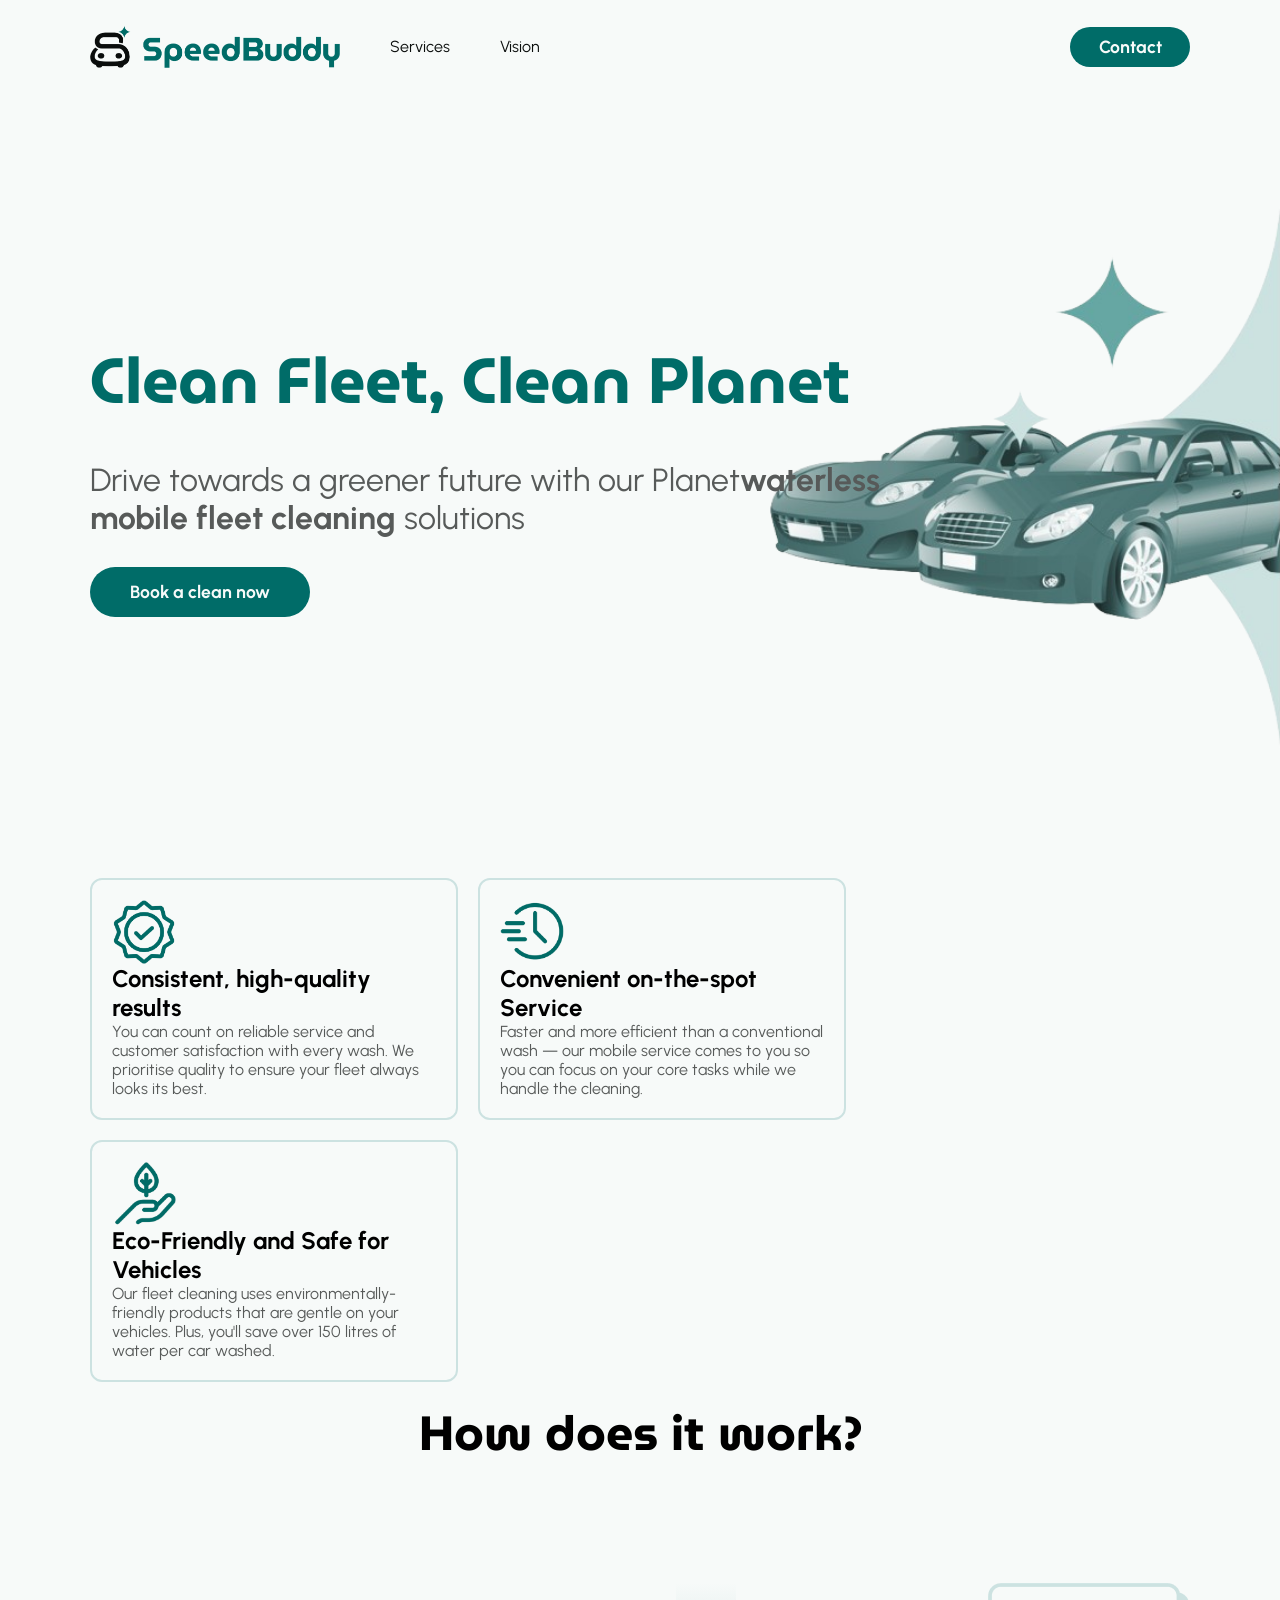
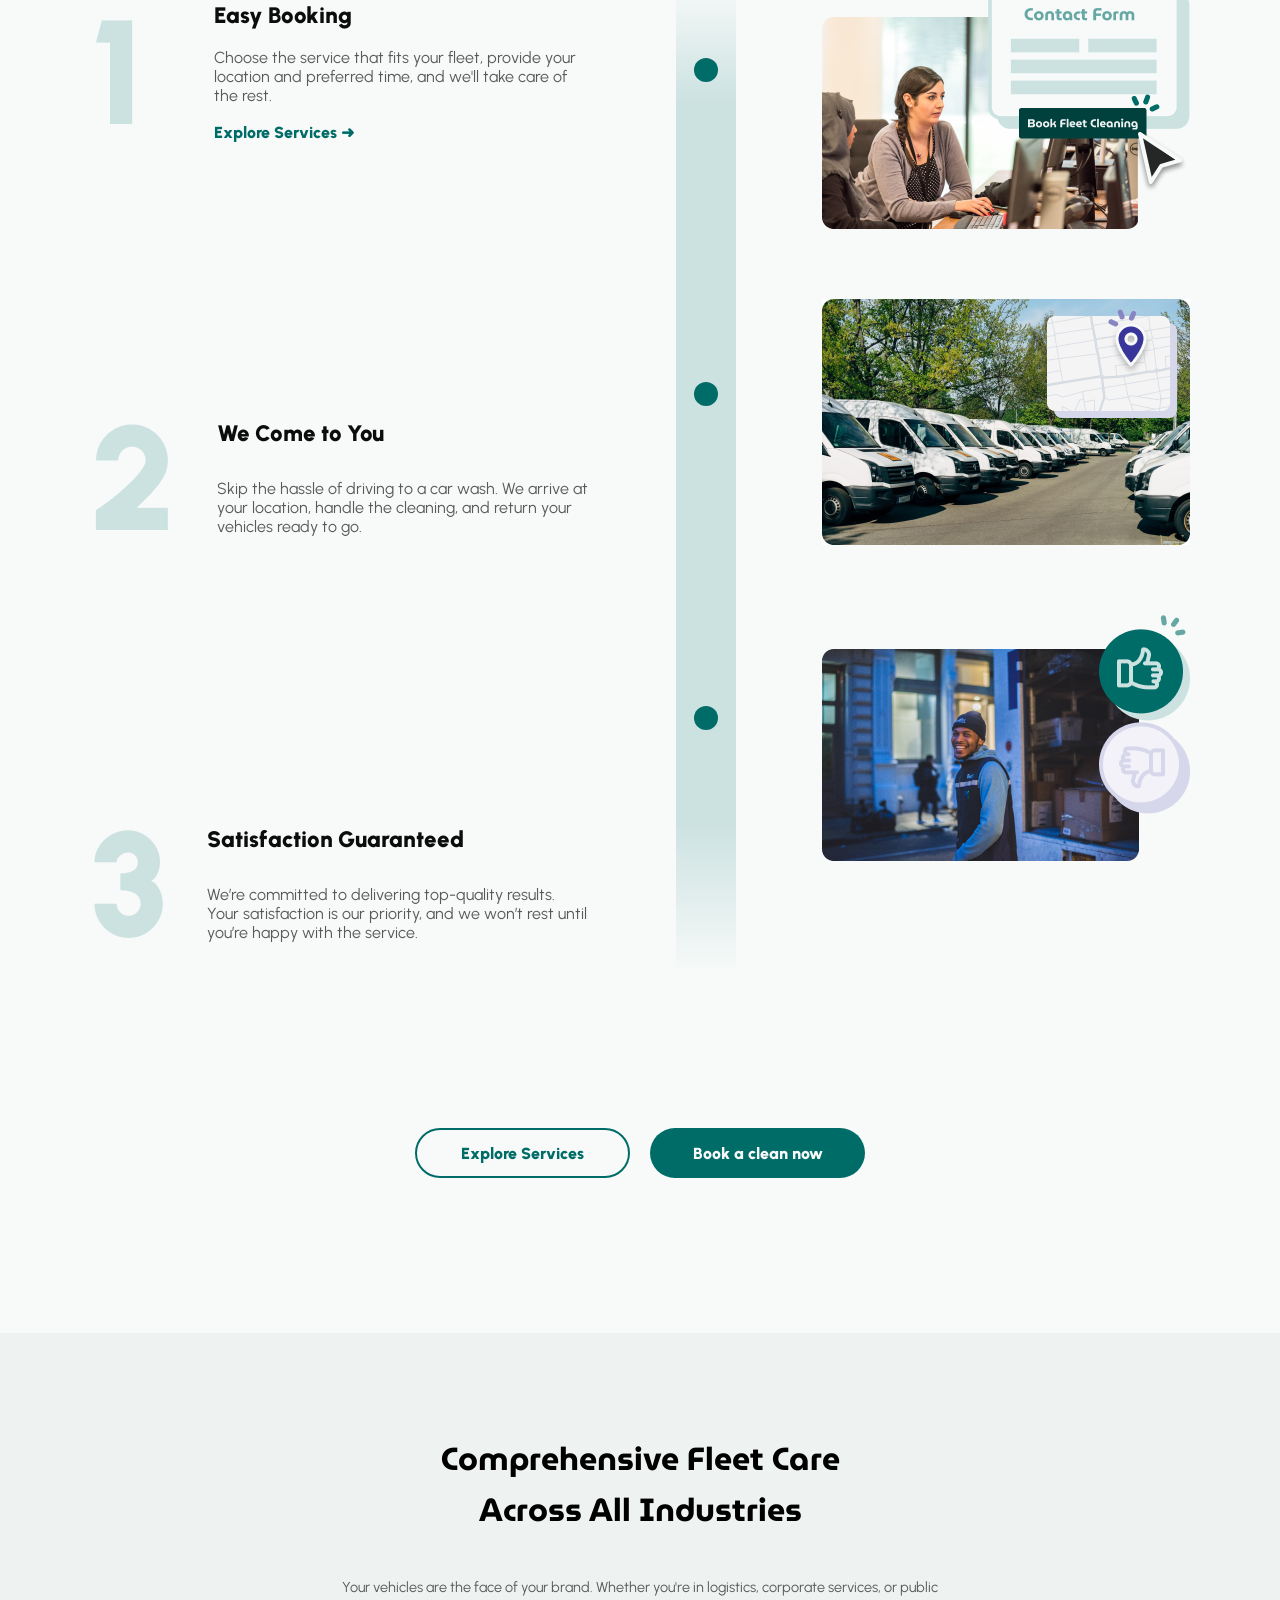
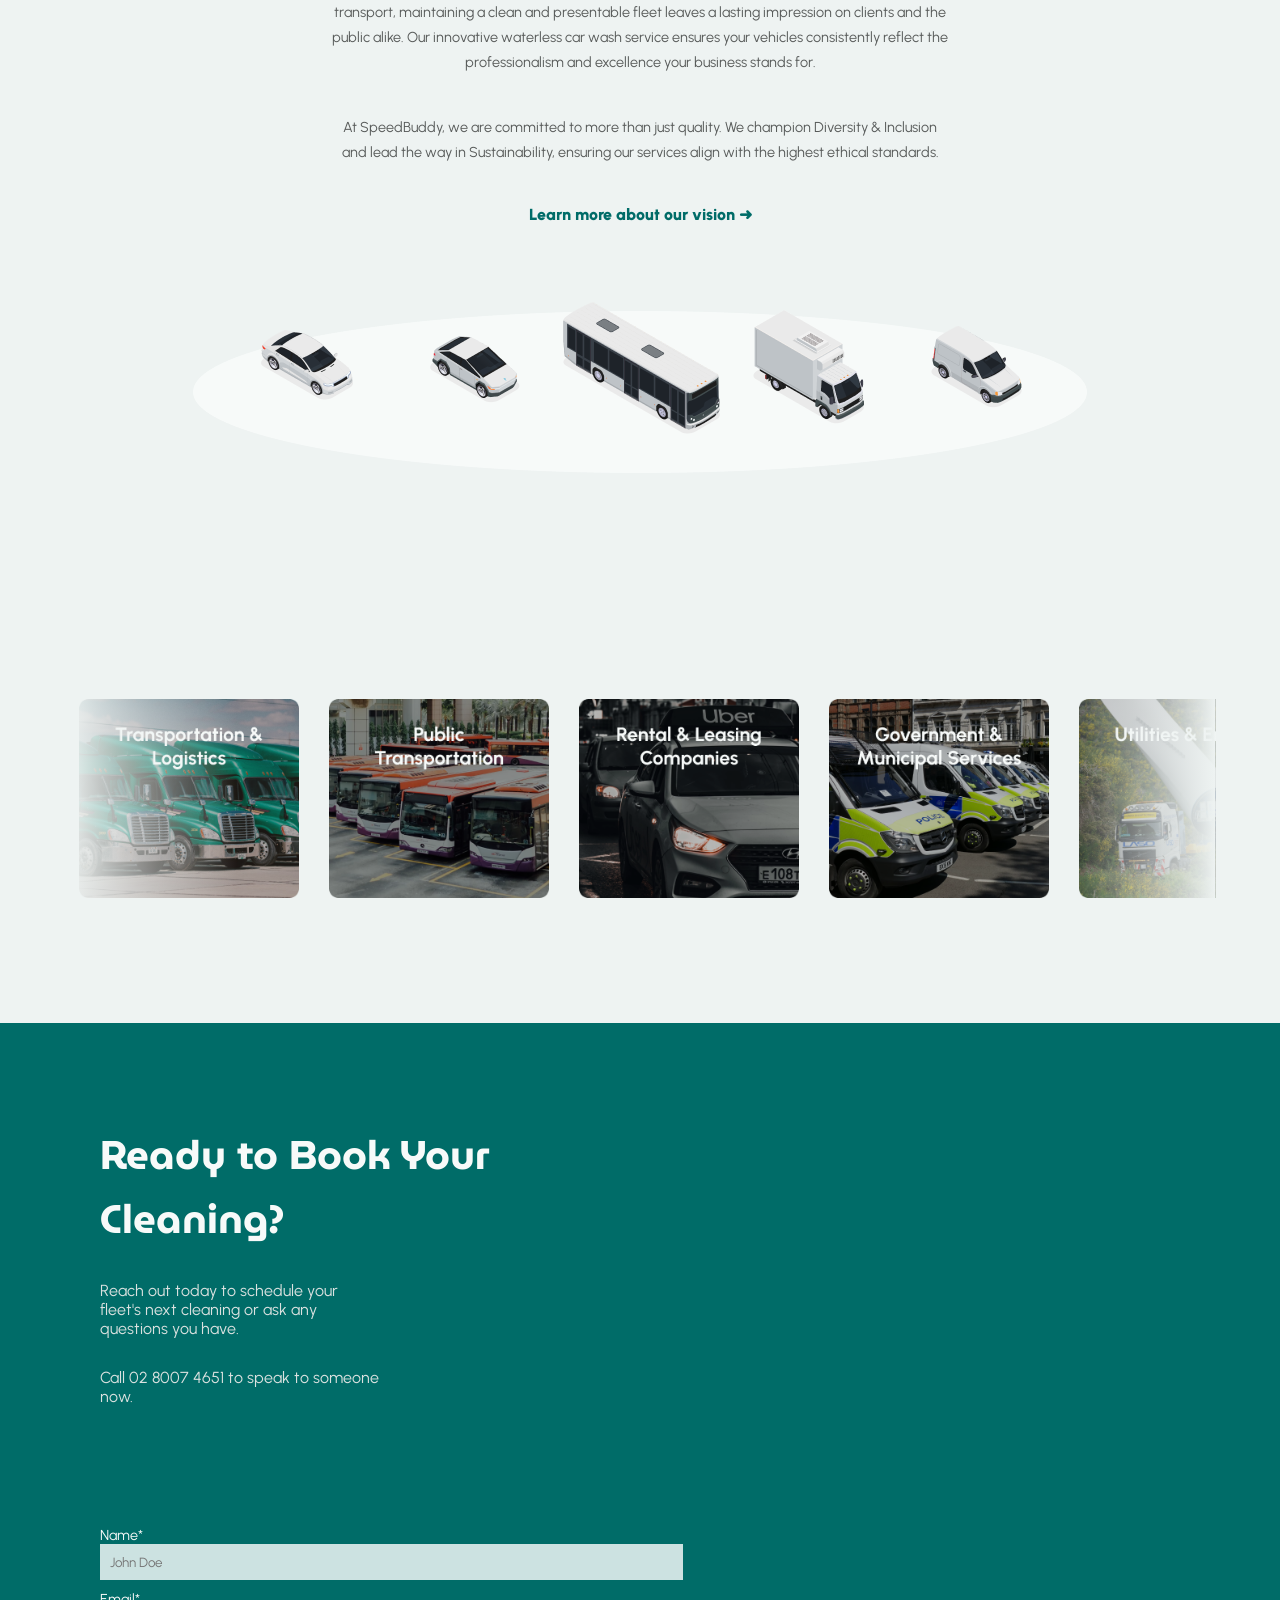
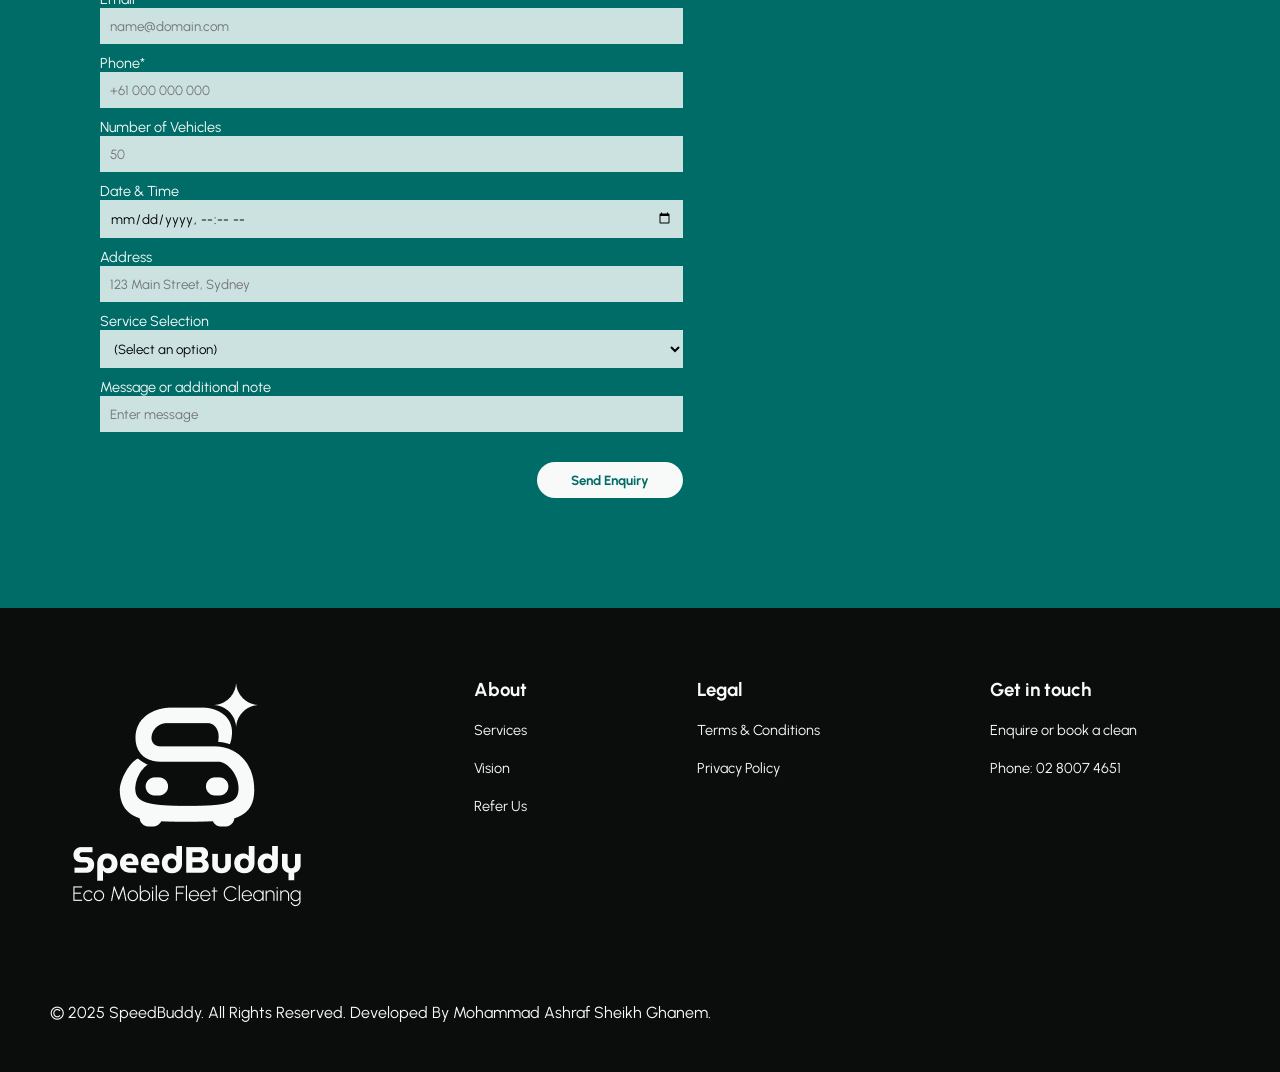
<file: index.html>
<!DOCTYPE html>
<html lang="en">
<head>
    <meta charset="UTF-8">
    <meta name="viewport" content="width=device-width, initial-scale=1.0">

    <!-- importing font from goolge fonts -->
     <!-- museoModerno AND urbanist -->
     <link rel="preconnect" href="https://fonts.googleapis.com">
     <link rel="preconnect" href="https://fonts.gstatic.com" crossorigin>
     <link href="https://fonts.googleapis.com/css2?family=MuseoModerno:ital,wght@0,100..900;1,100..900&family=Urbanist:ital,wght@0,100..900;1,100..900&display=swap" rel="stylesheet">

     <!-- css usage:
     --- font-family: "Urbanist", sans-serif;
     --- font-family: "MuseoModerno", sans-serif; -->


    <!-- main css file -->
      <link rel="stylesheet" href="CSS/index.css">

     <!-- favicon -->
      <link rel="shortcut icon" href="Assets/images/favicon.png" type="image/x-icon">

    <title>SpeedBuddy</title>
</head>
<body>
    <div id="container">
        <nav>
            <div>
                <img onclick="location.href = 'index.html';" style="cursor: pointer;" src="Assets/images/logo-colored.png" alt="SpeedBuddy-Logo">
                <ul>
                    <li><a href="Pages/services.html">Services</a></li>
                    <li><a href="Pages/vision.html">Vision</a></li>
                </ul>
            </div>
            <button onclick="location.href = 'Pages/contact.html';">Contact</button>
        </nav>

        <div id="hero">
            <div>
                <h1>Clean Fleet, Clean Planet</h1>
                <p>Drive towards a greener future with our Planet<span>waterless<br>mobile fleet cleaning</span> solutions</p>
                <button onclick="location.href = 'Pages/contact.html';">Book a clean now</button>
            </div>
            <img src="Assets/images/cars.png" alt="hero-bg" draggable="false">
        </div>

        <div id="cards">
            <div class="card">
                <img src="Assets/images/card-icon1.png" alt="card-icon">
                <h2>Consistent, high-quality results</h2>
                <p>You can count on reliable service and customer satisfaction with every wash. We prioritise quality to ensure your fleet always looks its best.</p>
            </div>
            <div class="card">
                <img src="Assets/images/card-icon2.png" alt="card-icon">
                <h2>Convenient on-the-spot Service</h2>
                <p>Faster and more efficient than a conventional wash — our mobile service comes to you so you can focus on your core tasks while we handle the cleaning.</p>
            </div>
            <div class="card">
                <img src="Assets/images/card-icon3.png" alt="card-icon">
                <h2>Eco-Friendly and Safe for Vehicles</h2>
                <p>Our fleet cleaning uses environmentally-friendly products that are gentle on your vehicles. Plus, you'll save over 150 litres of water per car washed.</p>
            </div>
        </div>

        <div id="sep">
            <h1>How does it work?</h1>
        </div>

        <div id="nums">
            <div id="texts">
                <div id="one">
                    <h1>1</h1>
                    <div>
                        <h3>Easy Booking</h3>
                        <p>Choose the service that fits your fleet, provide your location and preferred time, and we'll take care of the rest.</p>
                        <a href="Pages/services.html">Explore Services  ➜</a>
                    </div>
                </div>
                <div id="two">
                    <h1>2</h1>
                    <div>
                        <h3>We Come to You</h3>
                        <p>Skip the hassle of driving to a car wash. We arrive at your location, handle the cleaning, and return your vehicles ready to go.</p>
                    </div>
                </div>
                <div id="three">
                    <h1>3</h1>
                    <div>
                        <h3>Satisfaction Guaranteed</h3>
                        <p>We’re committed to delivering top-quality results. Your satisfaction is our priority, and we won’t rest until you’re happy with the service.</p>
                    </div>
                </div>
            </div>

            <div id="gradient">
                <div class="dot"></div>
                <div class="dot"></div>
                <div class="dot"></div>
            </div>

            <div id="images">
                <img src="Assets/images/image1.png" alt="one">
                <img src="Assets/images/image2.png" alt="two">
                <img src="Assets/images/image3.png" alt="three">
            </div>
        </div>


        <div id="mnums">
            <div id="mtexts">
                <div id="mone">
                    <img src="Assets/images/image1.png" alt="one">
                    <h1>1</h1>
                    <div>
                        <h3>Easy Booking</h3>
                        <p>Choose the service that fits your fleet, provide your location and preferred time, and we'll take care of the rest.</p>
                        <a href="Pages/services.html">Explore Services  ➜</a>
                    </div>
                </div>
                <div id="mtwo">
                    <img src="Assets/images/image2.png" alt="two">
                    <h1>2</h1>
                    <div>
                        <h3>We Come to You</h3>
                        <p>Skip the hassle of driving to a car wash. We arrive at your location, handle the cleaning, and return your vehicles ready to go.</p>
                    </div>
                </div>
                <div id="mthree">
                    <img src="Assets/images/image3.png" alt="three">
                    <h1>3</h1>
                    <div>
                        <h3>Satisfaction Guaranteed</h3>
                        <p>We’re committed to delivering top-quality results. Your satisfaction is our priority, and we won’t rest until you’re happy with the service.</p>
                    </div>
                </div>
            </div>
        </div>

        <div id="buttons">
            <button style="cursor: pointer;" onclick="location.href = 'Pages/services.html';" id="tp">Explore Services</button>
            <button style="cursor: pointer;" onclick="location.href = 'Pages/contact.html';" id="normal">Book a clean now</button>
        </div>
    </div>

    <div id="fleet">
        <h1>Comprehensive Fleet Care<br>Across All Industries</h1>
        <p>Your vehicles are the face of your brand. Whether you're in logistics, corporate services, or public transport, maintaining a clean and presentable fleet leaves a lasting impression on clients and the public alike. Our innovative waterless car wash service ensures your vehicles consistently reflect the professionalism and excellence your business stands for.</p>
        <p>At SpeedBuddy, we are committed to more than just quality. We champion Diversity & Inclusion and lead the way in Sustainability, ensuring our services align with the highest ethical standards.</p>
        <a href="Pages/vision.html">Learn more about our vision  ➜</a>
        <img src="Assets/images/v.png" alt="fleet">
    </div>

    <div id="slide-wrapper">
        <div id="slider">
            <div id="slider-track">
                <div class="slide"><img draggable="false" src="Assets/images/slide1.png" alt="slide1"></div>
                <div class="slide"><img draggable="false" src="Assets/images/slide2.png" alt="slide2"></div>
                <div class="slide"><img draggable="false" src="Assets/images/slide3.png" alt="slide3"></div>
                <div class="slide"><img draggable="false" src="Assets/images/slide4.png" alt="slide4"></div>
                <div class="slide"><img draggable="false" src="Assets/images/slide5.png" alt="slide5"></div>
                <div class="slide"><img draggable="false" src="Assets/images/slide6.png" alt="slide6"></div>
                <div class="slide"><img draggable="false" src="Assets/images/slide7.png" alt="slide7"></div>
                <div class="slide"><img draggable="false" src="Assets/images/slide8.png" alt="slide8"></div>
                <div class="slide"><img draggable="false" src="Assets/images/slide1.png" alt="slide1"></div>
                <div class="slide"><img draggable="false" src="Assets/images/slide2.png" alt="slide2"></div>
                <div class="slide"><img draggable="false" src="Assets/images/slide3.png" alt="slide3"></div>
                <div class="slide"><img draggable="false" src="Assets/images/slide4.png" alt="slide4"></div>
                <div class="slide"><img draggable="false" src="Assets/images/slide5.png" alt="slide5"></div>
                <div class="slide"><img draggable="false" src="Assets/images/slide6.png" alt="slide6"></div>
                <div class="slide"><img draggable="false" src="Assets/images/slide7.png" alt="slide7"></div>
                <div class="slide"><img draggable="false" src="Assets/images/slide8.png" alt="slide8"></div>
            </div>
        </div>
    </div>

    <div id="book">
        <div id="bookText">
            <h1>Ready to Book Your Cleaning?</h1>
            <p>Reach out today to schedule your fleet's next cleaning or ask any questions you have.</p>
            <p>Call 02 8007 4651 to speak to someone now.</p>
        </div>

        <form action="" method="post">
            <div>
                <label for="name">Name*</label>
                <input required placeholder="John Doe" type="text" name="name">
            </div>
            <div id="email-phone">
                <label for="email">Email*</label>
                <input required type="email" name="email" placeholder="name@domain.com">

                <label for="phone">Phone*</label>
                <input required type="text" placeholder="+61 000 000 000" name="phone">
            </div>
            <div id="vnum">
                <label for="numberOfVehicles">Number of Vehicles</label>
                <input type="text" name="numberOfVehicles" placeholder="50">

                <label for="datetime">Date & Time</label>
                <input type="datetime-local">
            </div>
            <div>
                <label for="address">Address</label>
                <input type="text" name="adress" placeholder="123 Main Street, Sydney">
            </div>
            <div>
                <label for="service">Service Selection</label>
                <select name="service">
                    <option value="Select an option">(Select an option)</option>
                </select>
            </div>
            <div>
                <label for="msg">Message or additional note</label>
                <input type="text" name="msg" placeholder="Enter message">
            </div>
            <input type="submit" value="Send Enquiry" name="submit">
        </form>
    </div>

    <footer>
        <div id="footerDiv">
            <img src="Assets/images/Logo-Vertical-Slogan.png" alt="logo">
            <div>
                <h3>About</h3>
                <ul>
                    <li><a href="Pages/services.html">Services</a></li>
                    <li><a href="Pages/vision.html">Vision</a></li>
                    <li>Refer Us</li>
                </ul>
            </div>
            <div>
                <h3>Legal</h3>
                <ul>
                    <li><a href="">Terms & Conditions</a></li>
                    <li><a href="">Privacy Policy</a></li>
                </ul>
            </div>
            <div>
                <h3>Get in touch</h3>
                <ul>
                    <li>Enquire or book a clean</li>
                    <li>Phone: 02 8007 4651</li>
                </ul>
            </div>
        </div>

        <p>© 2025 SpeedBuddy. All Rights Reserved. Developed By Mohammad Ashraf Sheikh Ghanem.</p>

    </footer>
</body>
</html>
</file>
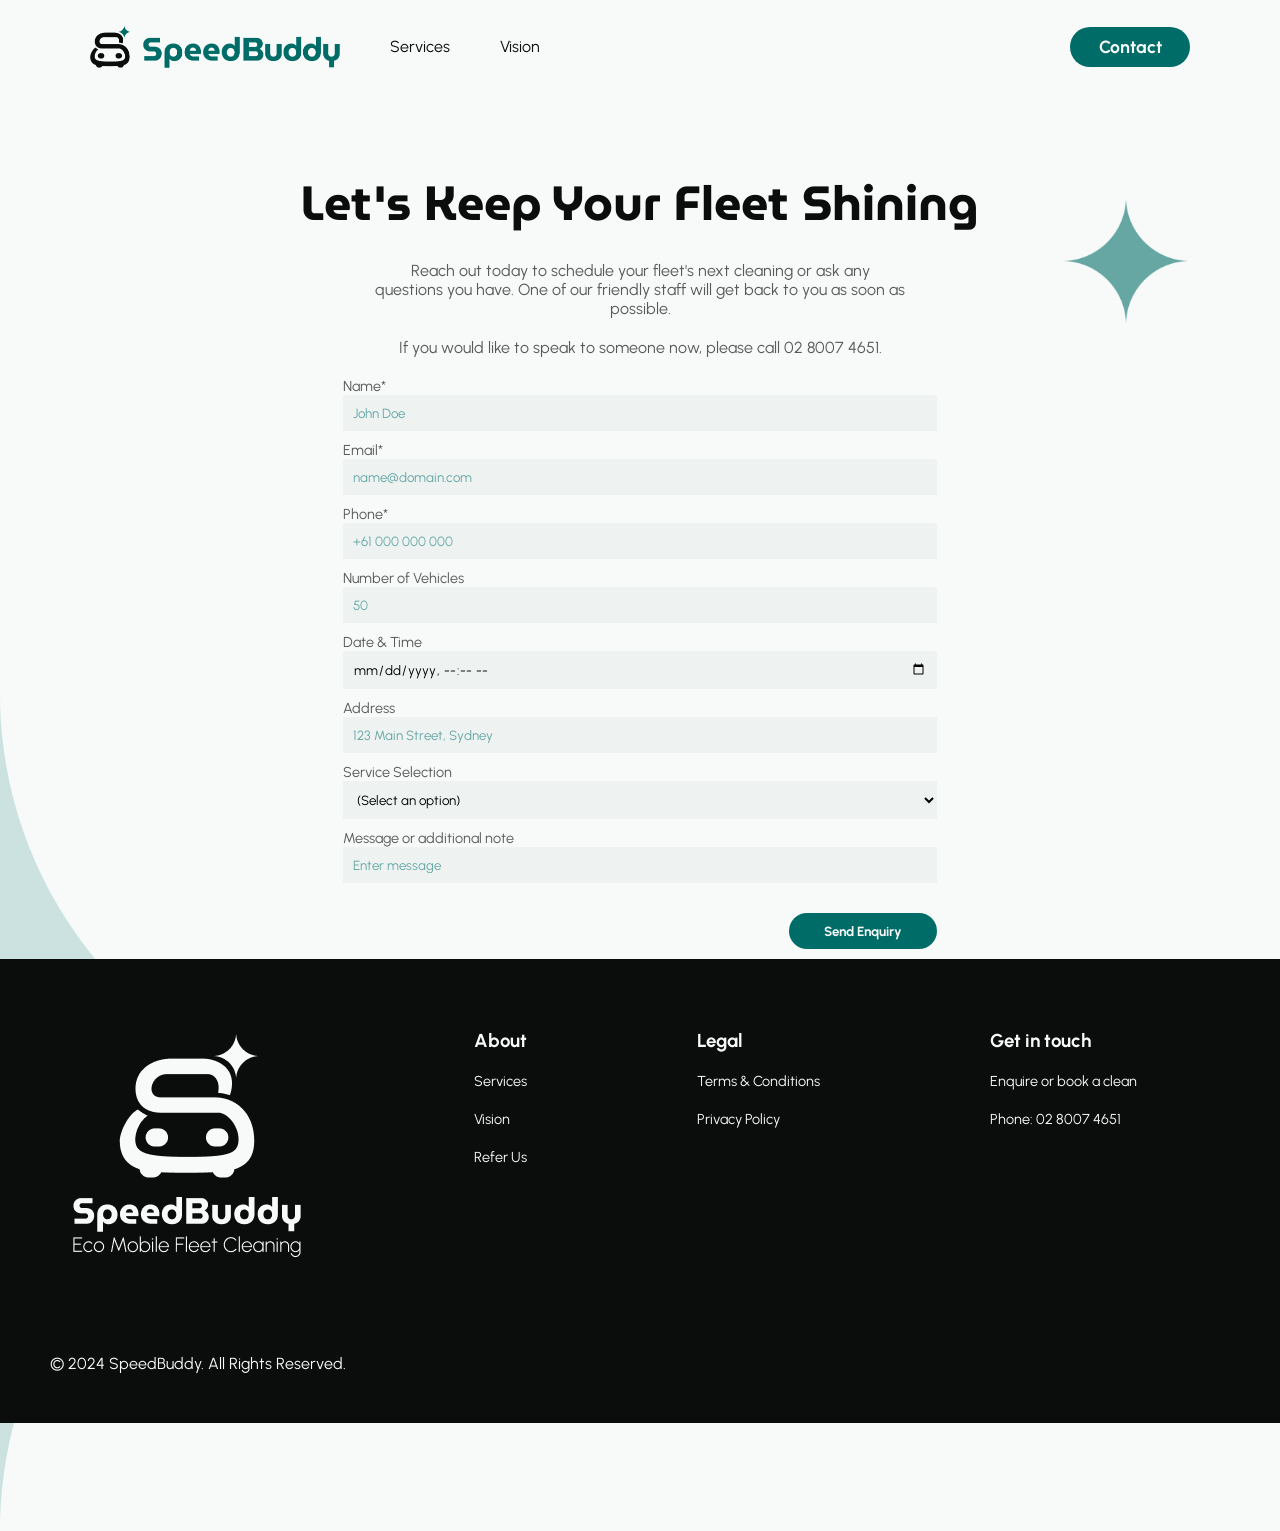
<file: Pages/contact.html>
<!DOCTYPE html>
<html lang="en">
<head>
    <meta charset="UTF-8">
    <meta name="viewport" content="width=device-width, initial-scale=1.0">

    <!-- importing font from goolge fonts -->
     <!-- museoModerno AND urbanist -->
     <link rel="preconnect" href="https://fonts.googleapis.com">
     <link rel="preconnect" href="https://fonts.gstatic.com" crossorigin>
     <link href="https://fonts.googleapis.com/css2?family=MuseoModerno:ital,wght@0,100..900;1,100..900&family=Urbanist:ital,wght@0,100..900;1,100..900&display=swap" rel="stylesheet">

     <!-- css usage:
     --- font-family: "Urbanist", sans-serif;
     --- font-family: "MuseoModerno", sans-serif; -->

     <!-- main css file -->
     <link rel="stylesheet" href="../CSS/contact.css">

     <!-- favicon -->
     <link rel="shortcut icon" href="../Assets/images/favicon.png" type="image/x-icon">

    <title>Contact Us</title>
</head>
<body>
    <div id="container">
        <nav>
            <div>
                <img onclick="location.href = '../index.html';" style="cursor: pointer;" src="../Assets/images/logo-colored.png" alt="SpeedBuddy-Logo">
                <ul>
                    <li><a href="services.html">Services</a></li>
                    <li><a href="vision.html">Vision</a></li>
                </ul>
            </div>
            <button onclick="location.href = 'contact.html';">Contact</button>
        </nav>

        <div id="texts">
            <h1>Let's Keep Your Fleet Shining</h1>
            <p>Reach out today to schedule your fleet's next cleaning or ask any questions you have. One of our friendly staff will get back to you as soon as possible. </p>
            <p>If you would like to speak to someone now, please call 02 8007 4651.</p>
            <img draggable="false" src="../Assets/images/star.png" alt="star">
        </div>

        <form action="" method="post">
            <div>
                <label for="name">Name*</label>
                <input required placeholder="John Doe" type="text" name="name">
            </div>
            <div id="email-phone">
                <label for="email">Email*</label>
                <input required type="email" name="email" placeholder="name@domain.com">

                <label for="phone">Phone*</label>
                <input required type="text" placeholder="+61 000 000 000" name="phone">
            </div>
            <div id="vnum">
                <label for="numberOfVehicles">Number of Vehicles</label>
                <input type="text" name="numberOfVehicles" placeholder="50">

                <label for="datetime">Date & Time</label>
                <input type="datetime-local">
            </div>
            <div>
                <label for="address">Address</label>
                <input type="text" name="adress" placeholder="123 Main Street, Sydney">
            </div>
            <div>
                <label for="service">Service Selection</label>
                <select name="service">
                    <option value="Select an option">(Select an option)</option>
                </select>
            </div>
            <!-- <div id="selection">
                <div>
                    <p>Do you know which cleaning service you’re after?</p>
                    <input type="radio" name="sel"><label></label>
                    <input type="radio" name="sel">
                    <input type="radio" name="sel">
                    <input type="radio" name="sel">
                    <input type="radio" name="sel">
                    <input type="radio" name="sel">
                </div>
                <div>
                    <p>Inclusions:</p>
                    <p>✓ Tire Check</p>
                    <p>✓ External Clean</p>
                    <p>✓ Internal Clean</p>
                    <p>✓ Wiper Fluid</p>
                    <p>✓ Touch Points Sanitisation</p>
                    <p>✓ Water level check and refill</p>
                </div>
            </div> -->
            <div>
                <label for="msg">Message or additional note</label>
                <input type="text" name="msg" placeholder="Enter message">
            </div>
            <input type="submit" value="Send Enquiry" name="submit">
        </form>
    </div>

    <img src="../Assets/images/star2.png" alt="star" id="star2">

    <footer>
        <div id="footerDiv">
            <img src="../Assets/images/Logo-Vertical-Slogan.png" alt="logo">
            <div>
                <h3>About</h3>
                <ul>
                    <li><a href="services.html">Services</a></li>
                    <li><a href="vision.html">Vision</a></li>
                    <li>Refer Us</li>
                </ul>
            </div>
            <div>
                <h3>Legal</h3>
                <ul>
                    <li><a href="">Terms & Conditions</a></li>
                    <li><a href="">Privacy Policy</a></li>
                </ul>
            </div>
            <div>
                <h3>Get in touch</h3>
                <ul>
                    <li>Enquire or book a clean</li>
                    <li>Phone: 02 8007 4651</li>
                </ul>
            </div>
        </div>
        <p>© 2024 SpeedBuddy. All Rights Reserved.</p>
    </footer>
</body>
</html>
</file>
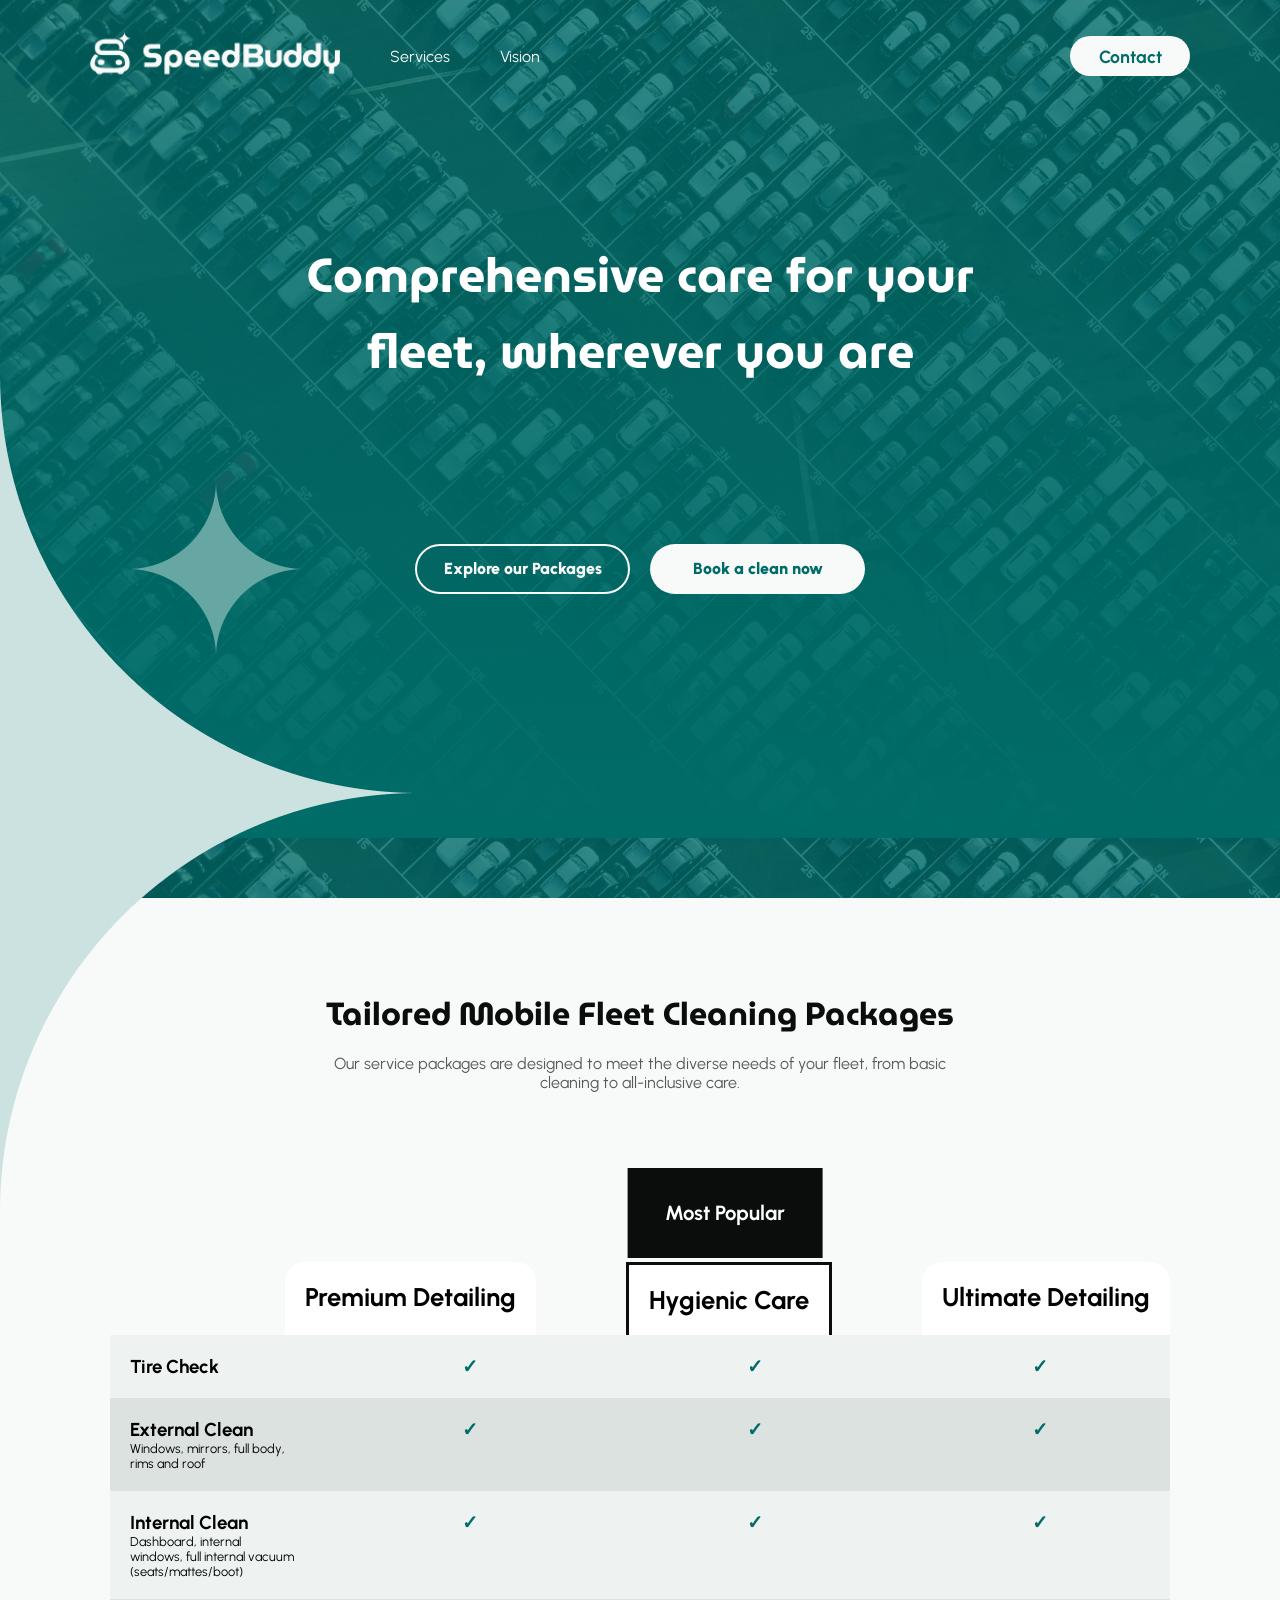
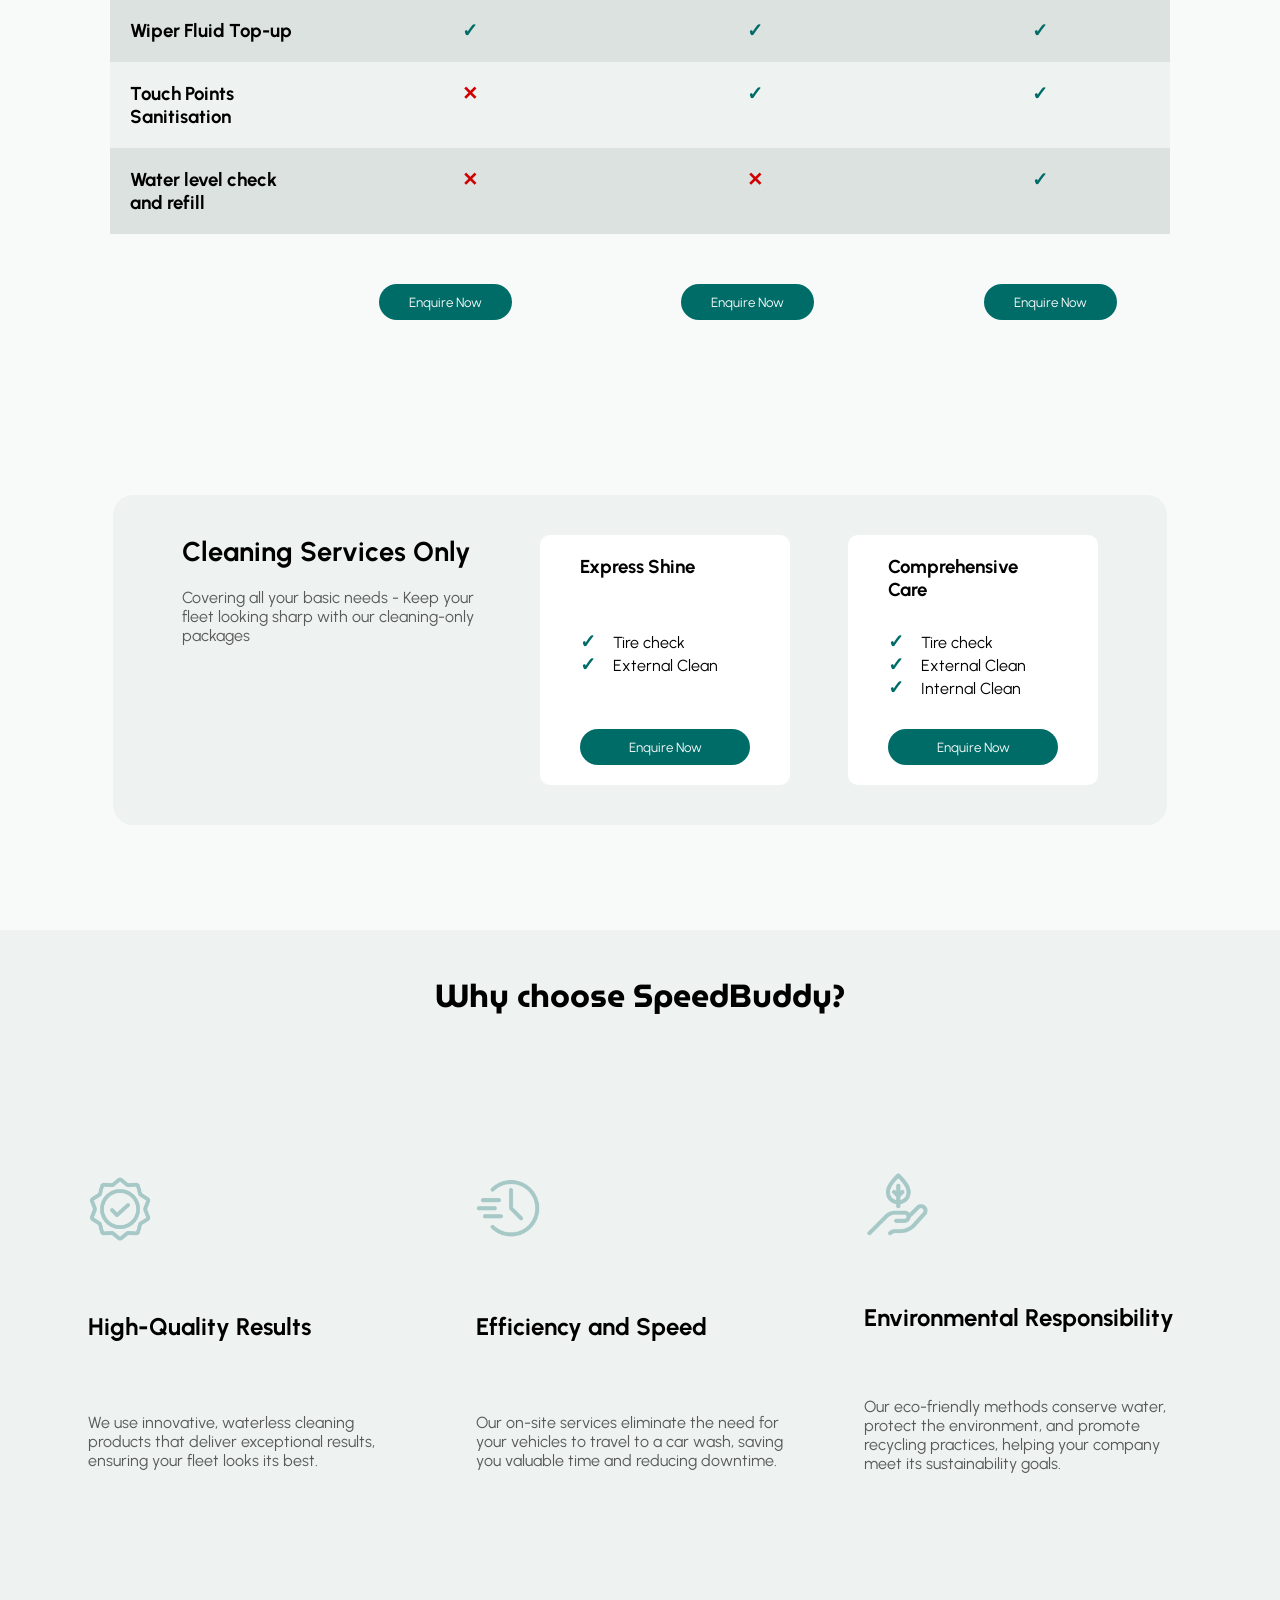
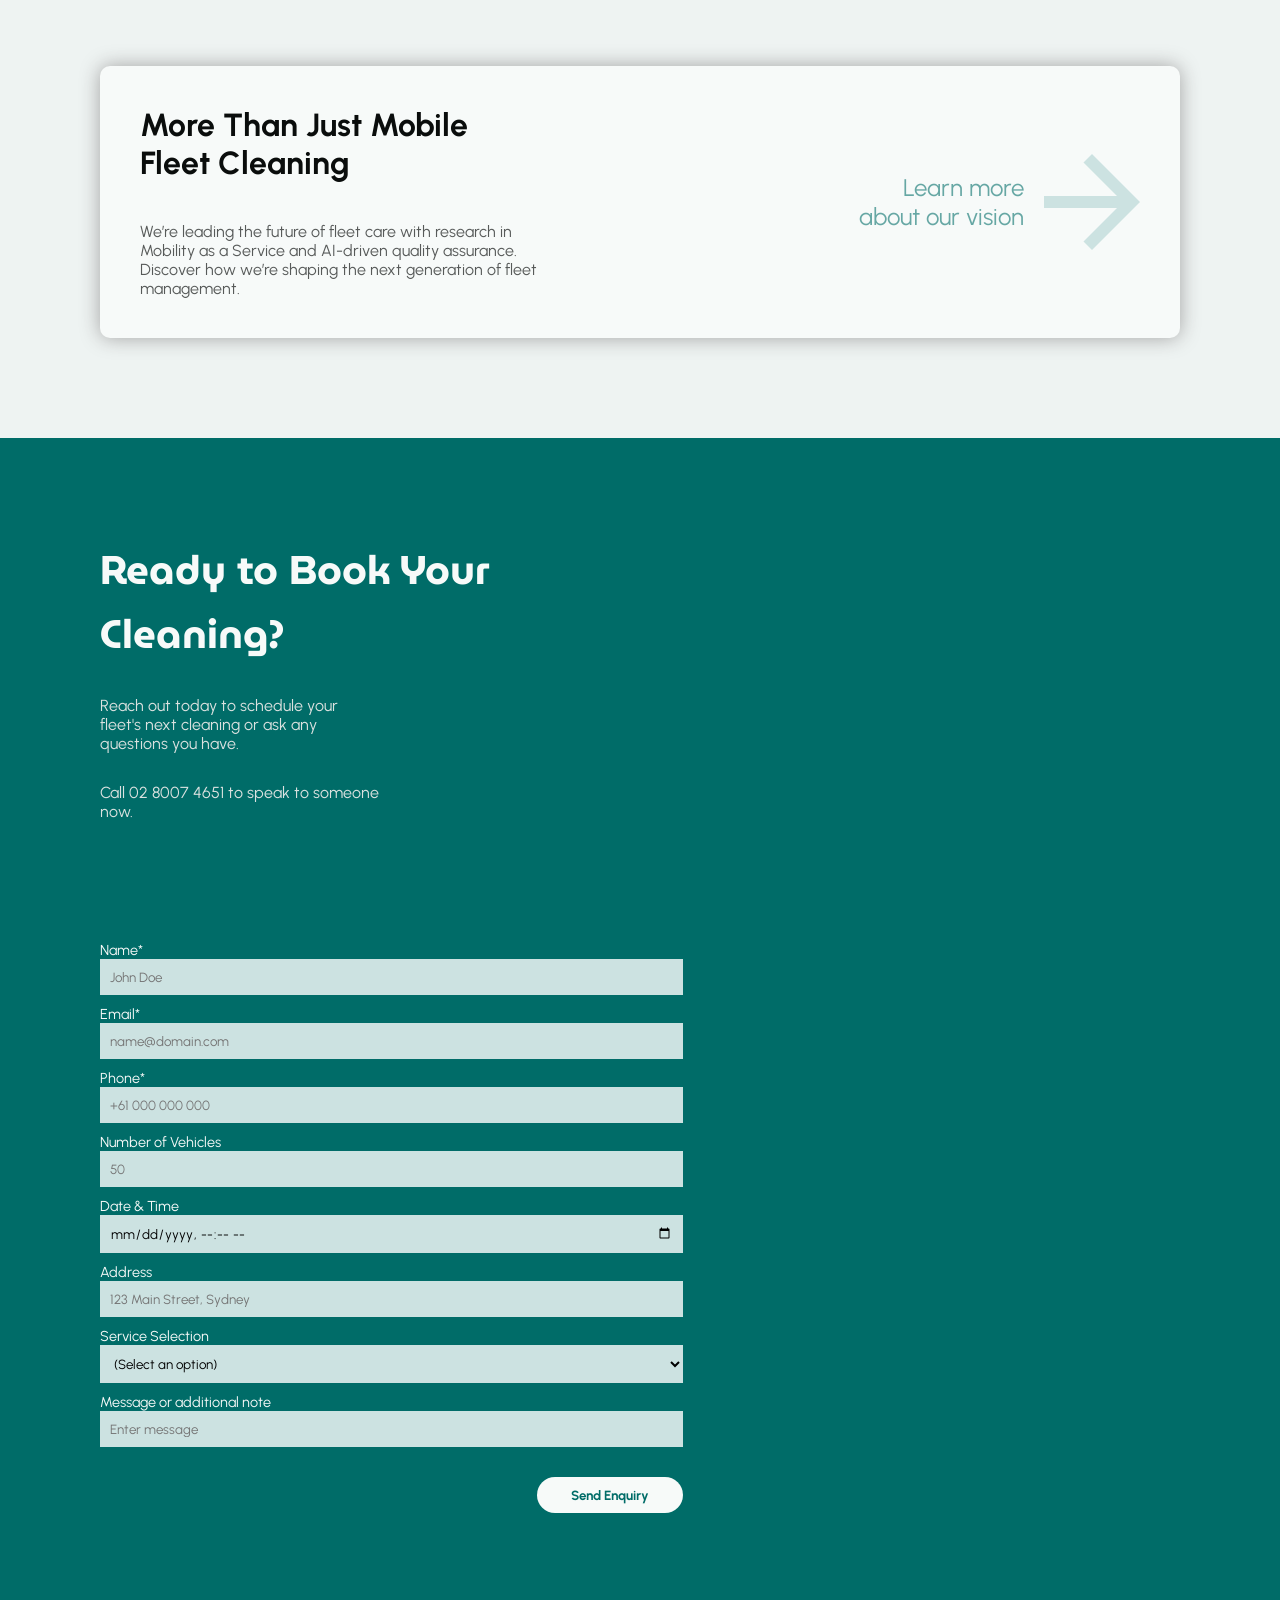
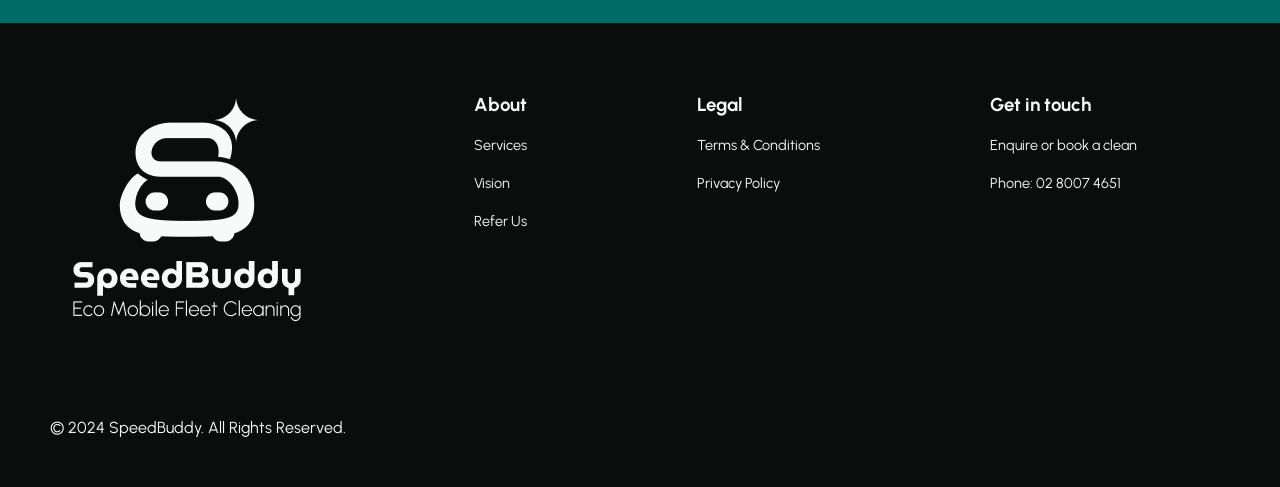
<file: Pages/services.html>
<!DOCTYPE html>
<html lang="en">
<head>
    <meta charset="UTF-8">
    <meta name="viewport" content="width=device-width, initial-scale=1.0">

    <!-- importing font from goolge fonts -->
     <!-- museoModerno AND urbanist -->
     <link rel="preconnect" href="https://fonts.googleapis.com">
     <link rel="preconnect" href="https://fonts.gstatic.com" crossorigin>
     <link href="https://fonts.googleapis.com/css2?family=MuseoModerno:ital,wght@0,100..900;1,100..900&family=Urbanist:ital,wght@0,100..900;1,100..900&display=swap" rel="stylesheet">

     <!-- css usage:
     --- font-family: "Urbanist", sans-serif;
     --- font-family: "MuseoModerno", sans-serif; -->

     <!-- main css file -->
     <link rel="stylesheet" href="../CSS/services.css">

     <!-- favicon -->
     <link rel="shortcut icon" href="../Assets/images/favicon.png" type="image/x-icon">

    <title>Our Services</title>
</head>
<body>
    <div id="container">
        <nav>
            <div>
                <img onclick="location.href = '../index.html';" style="cursor: pointer;" src="../Assets/images/Logo-white.png" alt="SpeedBuddy-Logo">
                <ul>
                    <li><a href="services.html">Services</a></li>
                    <li><a href="vision.html">Vision</a></li>
                </ul>
            </div>
            <button onclick="location.href = 'contact.html';">Contact</button>
        </nav>

        <div id="hero">
            <h1>Comprehensive care for your fleet, wherever you are</h1>
            <div id="buttons">
                <button style="cursor: pointer;" id="tp">Explore our Packages</button>
                <button style="cursor: pointer;" id="normal">Book a clean now</button>
                <img draggable="false" src="../Assets/images/star.png" alt="star">
            </div>
        </div>
    </div>

    <img draggable="false" id="star2" src="../Assets/images/star2.png" alt="star">

    <div id="plans">
        <div id="plans-text">
            <h1>Tailored Mobile Fleet Cleaning Packages</h1>
            <p>Our service packages are designed to meet the diverse needs of your fleet, from basic cleaning to all-inclusive care.</p>
        </div>

        <div id="features">
            <div id="ftitles" class="cl">
                <h1>Premium Detailing</h1>
                <h1 id="most-popular">Hygienic Care</h1>
                <h1>Ultimate Detailing</h1>
            </div>

            <div>
                <div class="cl col light">
                    <h3 class="text">Tire Check</h3>
                    <span>✓</span>
                    <span>✓</span>
                    <span>✓</span>
                </div>
                <div class="cl col dark">
                    <div class="text">
                        <h3>External Clean</h3>
                        <p>Windows, mirrors, full body, rims and roof</p>
                    </div>
                    <span>✓</span>
                    <span>✓</span>
                    <span>✓</span>
                </div>
                <div class="cl col light">
                    <div class="text">
                        <h3>Internal Clean</h3>
                        <p>Dashboard, internal windows, full internal vacuum (seats/mattes/boot)</p>
                    </div>
                    <span>✓</span>
                    <span>✓</span>
                    <span>✓</span>
                </div>
                <div class="cl col dark">
                    <h3 class="text">Wiper Fluid Top-up</h3>
                    <span>✓</span>
                    <span>✓</span>
                    <span>✓</span>
                </div>
                <div class="cl col light">
                    <h3 class="text">Touch Points Sanitisation</h3>
                    <span style="color: #D10000;">✕</span>
                    <span>✓</span>
                    <span>✓</span>
                </div>
                <div class="cl col dark">
                    <h3 class="text">Water level check and refill</h3>
                    <span style="color: #D10000;">✕</span>
                    <span style="color: #D10000;">✕</span>
                    <span>✓</span>
                </div>
            </div>
            
            <div id="fbuttons" class="cl">
                <button style="cursor: pointer;">Enquire Now</button>
                <button style="cursor: pointer;">Enquire Now</button>
                <button style="cursor: pointer;">Enquire Now</button>
            </div>
        </div>
    </div>

    <div id="cleaning">
        <div id="cleaningWrapper">
            <div id="cleaningTexts">
                <h1>Cleaning Services Only</h1>
                <p>Covering all your basic needs - Keep your fleet looking sharp with our cleaning-only packages</p>
            </div>
            <div class="cleaningCard">
                <h3>Express Shine</h3>
                <ul>
                    <li><span>✓</span>Tire check</li>
                    <li><span>✓</span>External Clean</li>
                </ul>
                <button style="cursor: pointer;">Enquire Now</button>
            </div>
            <div class="cleaningCard">
                <h3>Comprehensive Care</h3>
                <ul>
                    <li><span>✓</span>Tire check</li>
                    <li><span>✓</span>External Clean</li>
                    <li><span>✓</span>Internal Clean</li>
                </ul>
                <button style="cursor: pointer;">Enquire Now</button>
            </div>
        </div>
    </div>

    <div id="whyUs">
        <h1 style="font-family: 'MuseoModerno', sans-serif;">Why choose SpeedBuddy?</h1>

        <div id="cards">
            <div class="card">
                <img src="../Assets/images/card-icon1.png" alt="card-icon">
                <h2>High-Quality Results</h2>
                <p>We use innovative, waterless cleaning products that deliver exceptional results, ensuring your fleet looks its best.</p>
            </div>
            <div class="card">
                <img src="../Assets/images/card-icon2.png" alt="card-icon">
                <h2>Efficiency and Speed</h2>
                <p>Our on-site services eliminate the need for your vehicles to travel to a car wash, saving you valuable time and reducing downtime.</p>
            </div>
            <div class="card">
                <img src="../Assets/images/card-icon3.png" alt="card-icon">
                <h2>Environmental Responsibility</h2>
                <p>Our eco-friendly methods conserve water, protect the environment, and promote recycling practices, helping your company meet its sustainability goals.</p>
            </div>
        </div>
    </div>

    <div id="learnMore">
        <div id="learnWrapper">
            <div id="learnText">
                <h1>More Than Just Mobile Fleet Cleaning</h1>
                <p>We’re leading the future of fleet care with research in Mobility as a Service and AI-driven quality assurance. Discover how we’re shaping the next generation of fleet management.</p>
            </div>
            <div id="learnLink">
                <a href="vision.html">Learn more about our vision</a>
                <img src="../Assets/images/arrow.png" alt="arrow">
            </div>
        </div>
    </div>

    <div id="book">
        <div id="bookText">
            <h1>Ready to Book Your Cleaning?</h1>
            <p>Reach out today to schedule your fleet's next cleaning or ask any questions you have.</p>
            <p>Call 02 8007 4651 to speak to someone now.</p>
        </div>

        <form action="" method="post">
            <div>
                <label for="name">Name*</label>
                <input required placeholder="John Doe" type="text" name="name">
            </div>
            <div id="email-phone">
                <label for="email">Email*</label>
                <input required type="email" name="email" placeholder="name@domain.com">

                <label for="phone">Phone*</label>
                <input required type="text" placeholder="+61 000 000 000" name="phone">
            </div>
            <div id="vnum">
                <label for="numberOfVehicles">Number of Vehicles</label>
                <input type="text" name="numberOfVehicles" placeholder="50">

                <label for="datetime">Date & Time</label>
                <input type="datetime-local">
            </div>
            <div>
                <label for="address">Address</label>
                <input type="text" name="adress" placeholder="123 Main Street, Sydney">
            </div>
            <div>
                <label for="service">Service Selection</label>
                <select name="service">
                    <option value="Select an option">(Select an option)</option>
                </select>
            </div>
            <div>
                <label for="msg">Message or additional note</label>
                <input type="text" name="msg" placeholder="Enter message">
            </div>
            <input type="submit" value="Send Enquiry" name="submit">
        </form>
    </div>

    <footer>
        <div id="footerDiv">
            <img src="../Assets/images/Logo-Vertical-Slogan.png" alt="logo">
            <div>
                <h3>About</h3>
                <ul>
                    <li><a href="services.html">Services</a></li>
                    <li><a href="vision.html">Vision</a></li>
                    <li>Refer Us</li>
                </ul>
            </div>
            <div>
                <h3>Legal</h3>
                <ul>
                    <li><a href="">Terms & Conditions</a></li>
                    <li><a href="">Privacy Policy</a></li>
                </ul>
            </div>
            <div>
                <h3>Get in touch</h3>
                <ul>
                    <li>Enquire or book a clean</li>
                    <li>Phone: 02 8007 4651</li>
                </ul>
            </div>
        </div>
        <p>© 2024 SpeedBuddy. All Rights Reserved.</p>
    </footer>
</body>
</html>
</file>
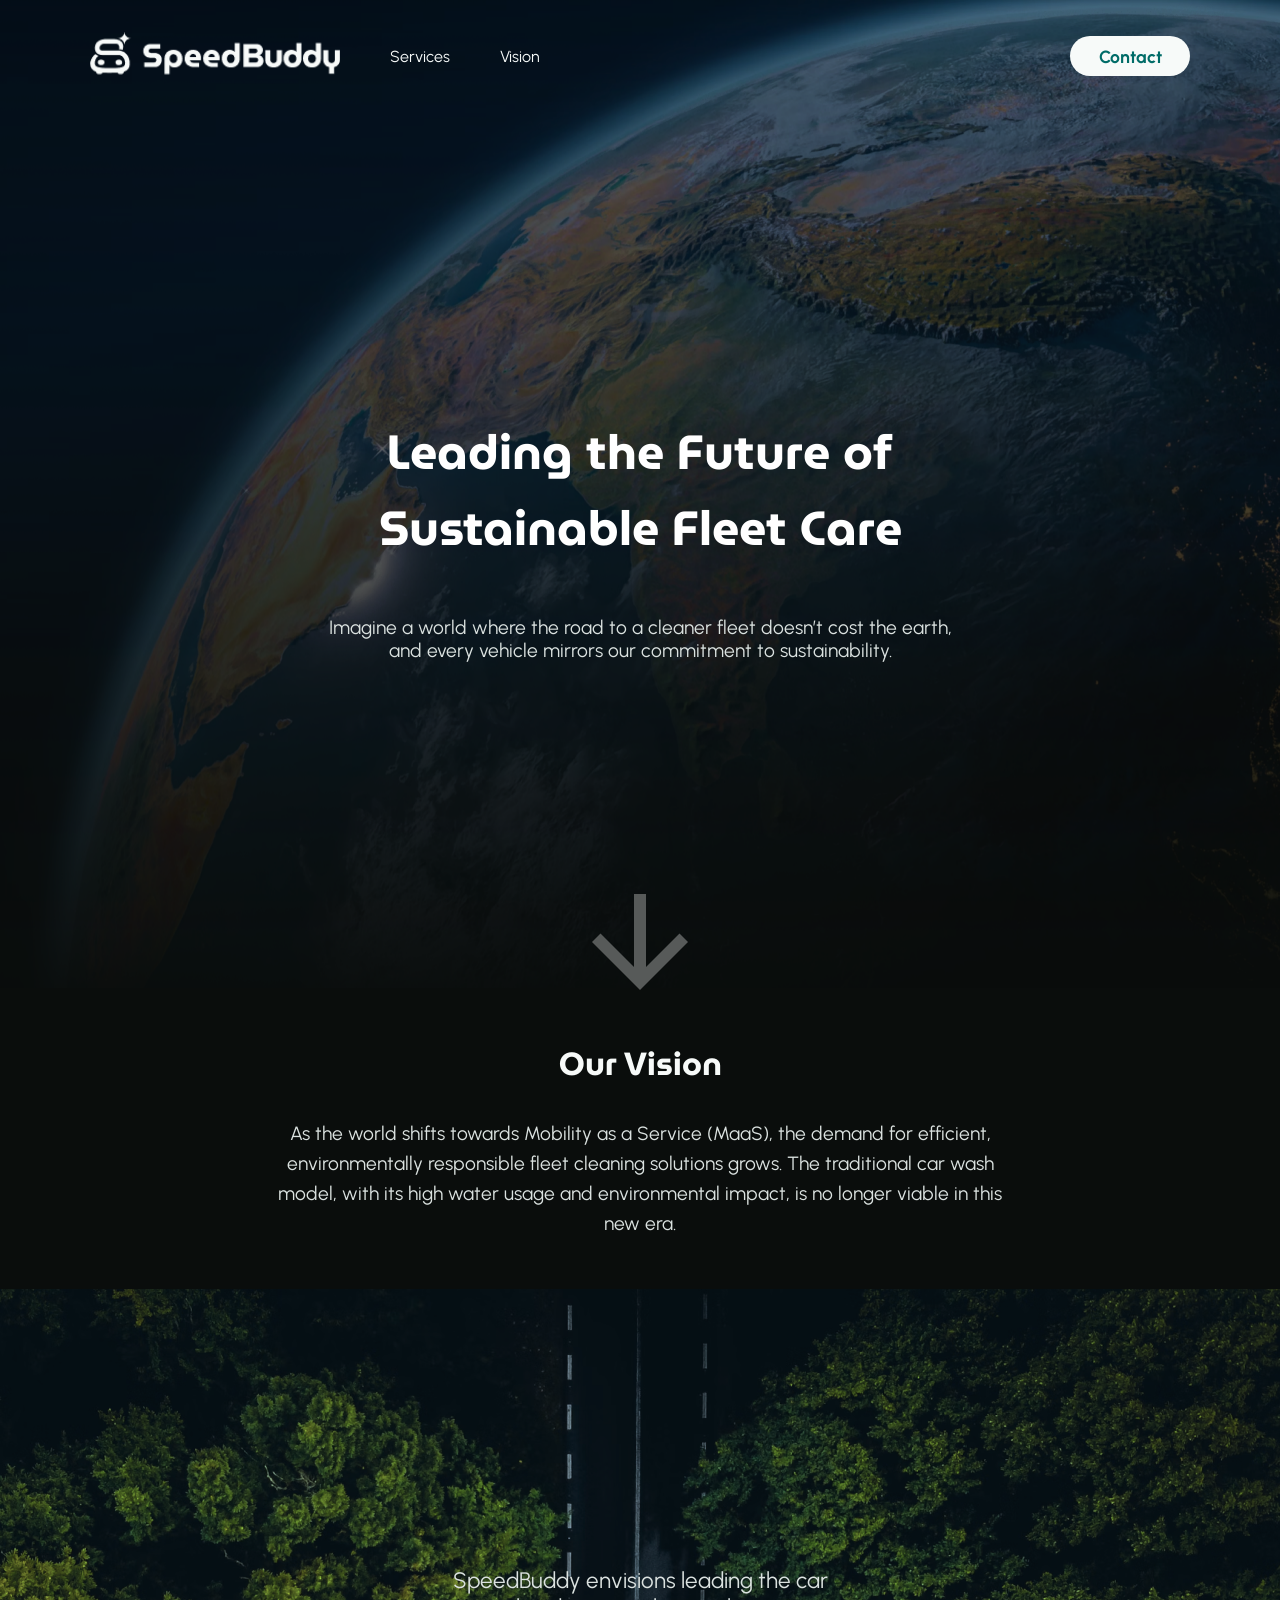
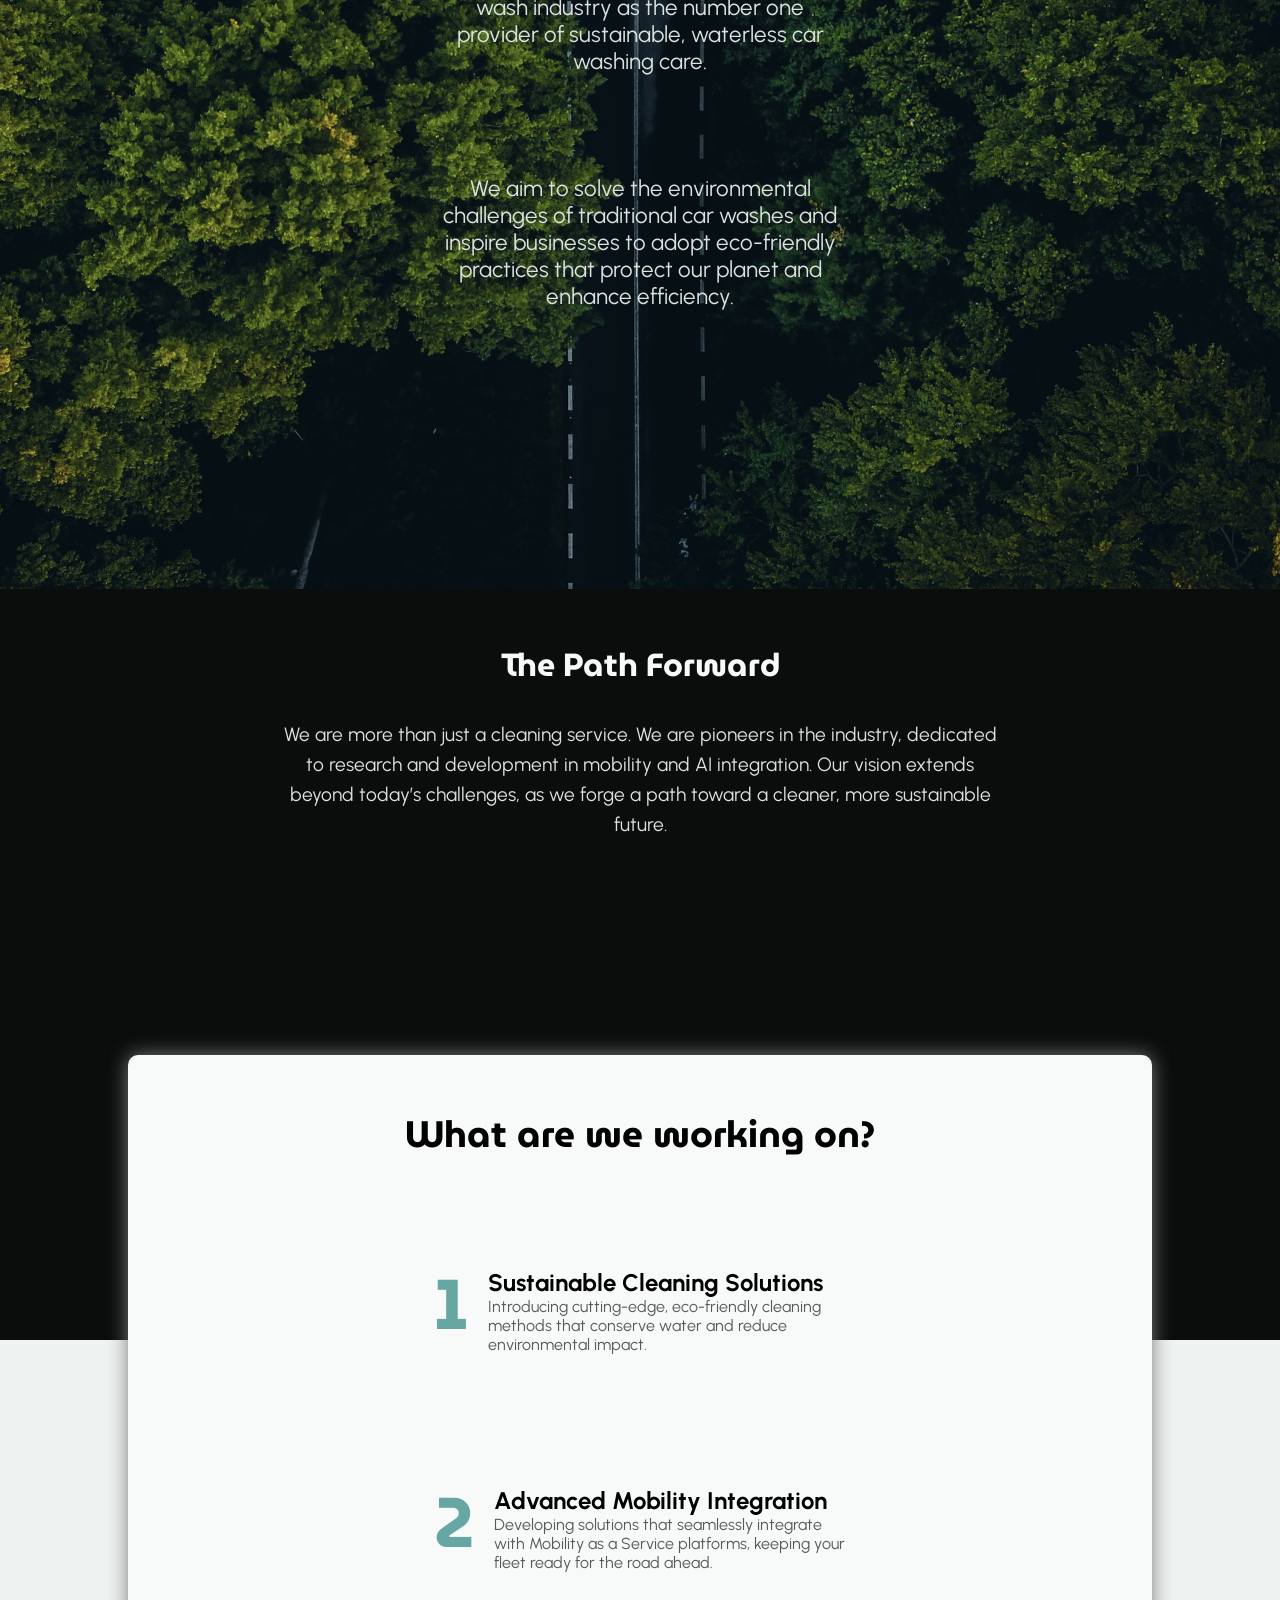
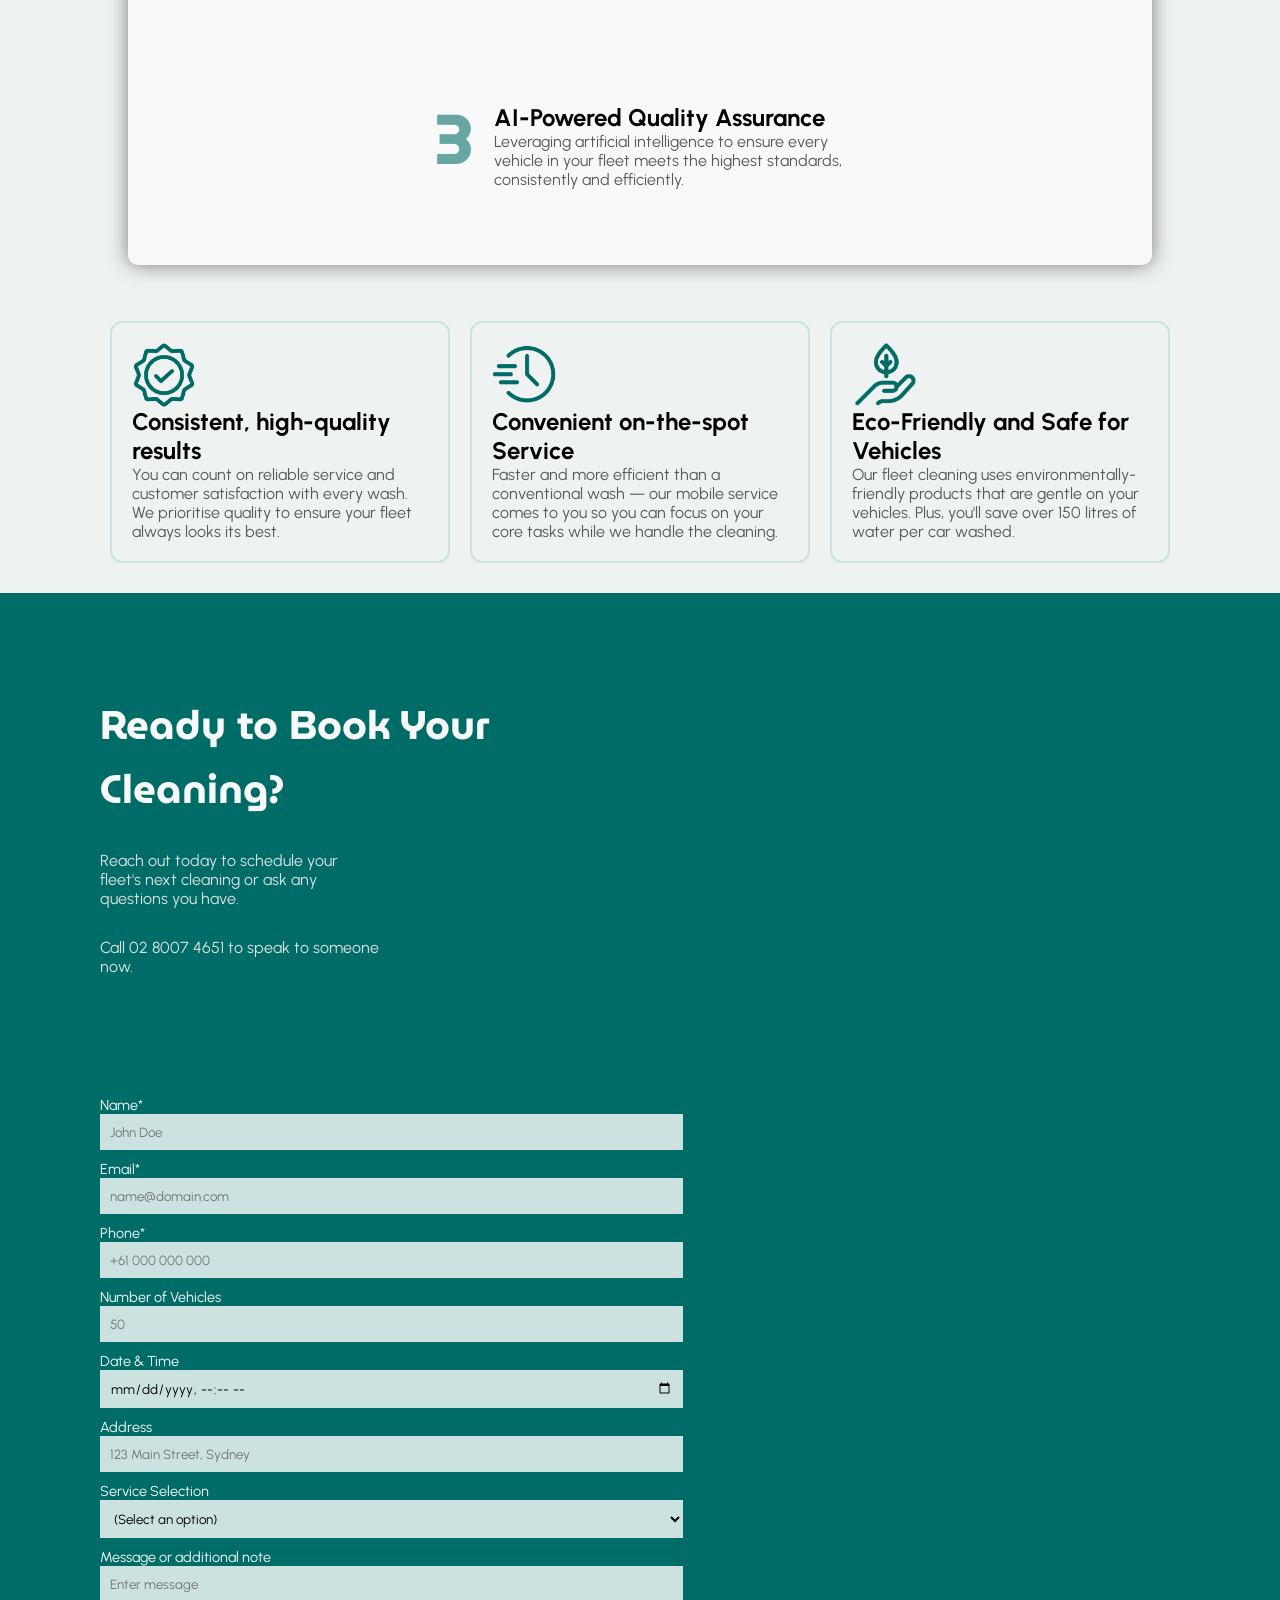
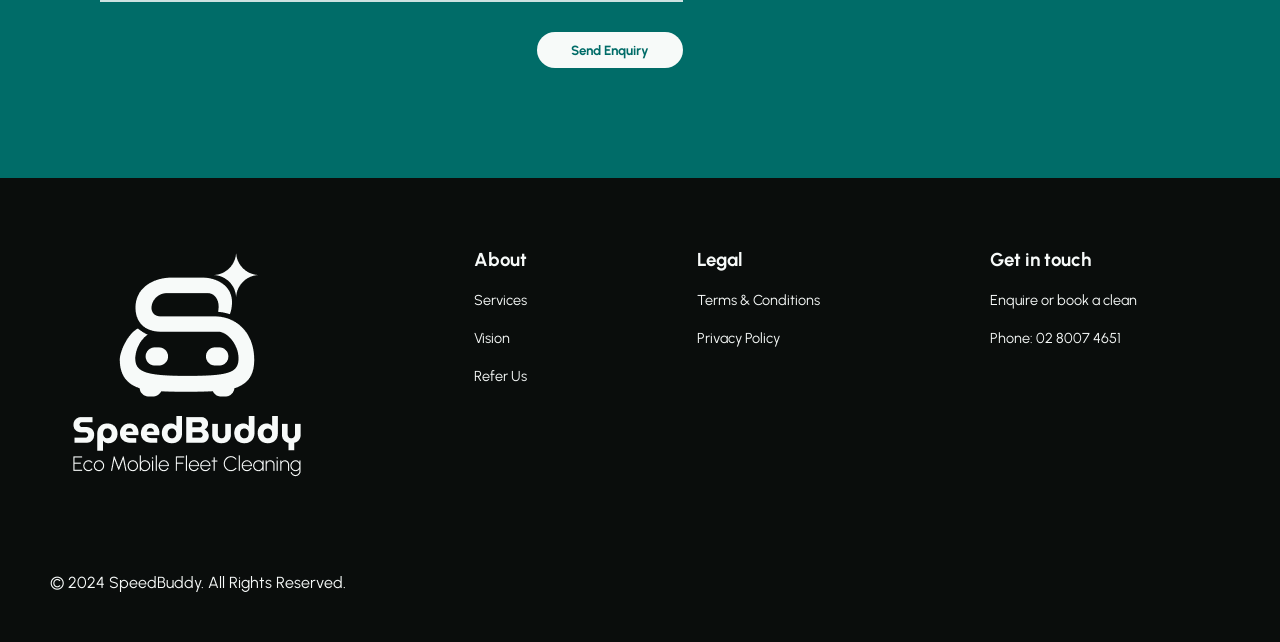
<file: Pages/vision.html>
<!DOCTYPE html>
<html lang="en">
<head>
    <meta charset="UTF-8">
    <meta name="viewport" content="width=device-width, initial-scale=1.0">

    <!-- importing font from goolge fonts -->
     <!-- museoModerno AND urbanist -->
     <link rel="preconnect" href="https://fonts.googleapis.com">
     <link rel="preconnect" href="https://fonts.gstatic.com" crossorigin>
     <link href="https://fonts.googleapis.com/css2?family=MuseoModerno:ital,wght@0,100..900;1,100..900&family=Urbanist:ital,wght@0,100..900;1,100..900&display=swap" rel="stylesheet">

     <!-- css usage:
     --- font-family: "Urbanist", sans-serif;
     --- font-family: "MuseoModerno", sans-serif; -->

     <!-- main css file -->
     <link rel="stylesheet" href="../CSS/vision.css">

     <!-- favicon -->
     <link rel="shortcut icon" href="../Assets/images/favicon.png" type="image/x-icon">

    <title>Our Vision</title>
</head>
<body>
    <div id="container">
        <nav>
            <div>
                <img onclick="location.href = '../index.html';" style="cursor: pointer;" src="../Assets/images/Logo-white.png" alt="SpeedBuddy-Logo">
                <ul>
                    <li><a href="services.html">Services</a></li>
                    <li><a href="vision.html">Vision</a></li>
                </ul>
            </div>
            <button onclick="location.href = 'contact.html';">Contact</button>
        </nav>

        <div id="hero">
            <h1>Leading the Future of Sustainable Fleet Care</h1>
            <p>Imagine a world where the road to a cleaner fleet doesn’t cost the earth, and every vehicle mirrors our commitment to sustainability.</p>
            <img src="../Assets/images/arrowDown.png" alt="arrowdown">
        </div>
    </div>

    <div id="vision">
        <h1>Our Vision</h1>
        <p>As the world shifts towards Mobility as a Service (MaaS), the demand for efficient, environmentally responsible fleet cleaning solutions grows. The traditional car wash model, with its high water usage and environmental impact, is no longer viable in this new era.</p>
    </div>

    <div id="trees">
        <p id="first">SpeedBuddy envisions leading the car wash industry as the number one provider of sustainable, waterless car washing care. </p>
        <p id="second">We aim to solve the environmental challenges of traditional car washes and inspire businesses to adopt eco-friendly practices that protect our planet and enhance efficiency.</p>
        </div>
    </div>

    <div id="path">
        <h1>The Path Forward</h1>
        <p>We are more than just a cleaning service. We are pioneers in the industry, dedicated to research and development in mobility and AI integration. Our vision extends beyond today’s challenges, as we forge a path toward a cleaner, more sustainable future.</p>
    </div>

    <div class="split" id="black"></div>
    <div class="split" id="white"></div>

    <div id="future">
        <h1 style="text-align: center; font-size: 2.3em;">What are we working on?</h1>

        <div class="number">
            <h1 class="count">1</h1>
            <div>
                <h2>Sustainable Cleaning Solutions</h2>
                <p>Introducing cutting-edge, eco-friendly cleaning methods that conserve water and reduce environmental impact.</p>
            </div>
        </div>

        <div class="number">
            <h1 class="count">2</h1>
            <div>
                <h2>Advanced Mobility Integration</h2>
                <p>Developing solutions that seamlessly integrate with Mobility as a Service platforms, keeping your fleet ready for the road ahead.</p>
            </div>
        </div>

        <div class="number">
            <h1 class="count">3</h1>
            <div>
                <h2>AI-Powered Quality Assurance</h2>
                <p>Leveraging artificial intelligence to ensure every vehicle in your fleet meets the highest standards, consistently and efficiently.</p>
            </div>
        </div>
    </div>

    <div id="core">
        <h1>Our Core Values</h1>

        <div id="cards">
            <div class="card">
                <img src="../Assets/images/card-icon1.png" alt="card-icon">
                <h2>Consistent, high-quality results</h2>
                <p>You can count on reliable service and customer satisfaction with every wash. We prioritise quality to ensure your fleet always looks its best.</p>
            </div>
            <div class="card">
                <img src="../Assets/images/card-icon2.png" alt="card-icon">
                <h2>Convenient on-the-spot Service</h2>
                <p>Faster and more efficient than a conventional wash — our mobile service comes to you so you can focus on your core tasks while we handle the cleaning.</p>
            </div>
            <div class="card">
                <img src="../Assets/images/card-icon3.png" alt="card-icon">
                <h2>Eco-Friendly and Safe for Vehicles</h2>
                <p>Our fleet cleaning uses environmentally-friendly products that are gentle on your vehicles. Plus, you'll save over 150 litres of water per car washed.</p>
            </div>
        </div>
    </div>

    <div id="book">
        <div id="bookText">
            <h1>Ready to Book Your Cleaning?</h1>
            <p>Reach out today to schedule your fleet's next cleaning or ask any questions you have.</p>
            <p>Call 02 8007 4651 to speak to someone now.</p>
        </div>

        <form action="" method="post">
            <div>
                <label for="name">Name*</label>
                <input required placeholder="John Doe" type="text" name="name">
            </div>
            <div id="email-phone">
                <label for="email">Email*</label>
                <input required type="email" name="email" placeholder="name@domain.com">

                <label for="phone">Phone*</label>
                <input required type="text" placeholder="+61 000 000 000" name="phone">
            </div>
            <div id="vnum">
                <label for="numberOfVehicles">Number of Vehicles</label>
                <input type="text" name="numberOfVehicles" placeholder="50">

                <label for="datetime">Date & Time</label>
                <input type="datetime-local">
            </div>
            <div>
                <label for="address">Address</label>
                <input type="text" name="adress" placeholder="123 Main Street, Sydney">
            </div>
            <div>
                <label for="service">Service Selection</label>
                <select name="service">
                    <option value="Select an option">(Select an option)</option>
                </select>
            </div>
            <div>
                <label for="msg">Message or additional note</label>
                <input type="text" name="msg" placeholder="Enter message">
            </div>
            <input type="submit" value="Send Enquiry" name="submit">
        </form>
    </div>

    <footer>
        <div id="footerDiv">
            <img src="../Assets/images/Logo-Vertical-Slogan.png" alt="logo">
            <div>
                <h3>About</h3>
                <ul>
                    <li><a href="services.html">Services</a></li>
                    <li><a href="vision.html">Vision</a></li>
                    <li>Refer Us</li>
                </ul>
            </div>
            <div>
                <h3>Legal</h3>
                <ul>
                    <li><a href="">Terms & Conditions</a></li>
                    <li><a href="">Privacy Policy</a></li>
                </ul>
            </div>
            <div>
                <h3>Get in touch</h3>
                <ul>
                    <li>Enquire or book a clean</li>
                    <li>Phone: 02 8007 4651</li>
                </ul>
            </div>
        </div>
        <p>© 2024 SpeedBuddy. All Rights Reserved.</p>
    </footer>
</body>
</html>
</file>
<file: CSS/index.css>
/* restore to defaults */
*{
    padding: 0;
    margin: 0;
    box-sizing: border-box;
    font-family: "Urbanist", sans-serif;
}

body{
    background-color: #F7FAF9;
}

#container{
    padding: 25px 90px 0 90px;
}

#mnums{
    display: none;
}

nav img{
    width: 250px;
}

nav{
    display: flex;
    width: 100%;
    justify-content: space-between;
    align-items: center;
}

nav div{
    display: flex;
    gap: 50px;
    align-items: center;
}

nav div ul{
    display: flex;
    list-style: none;
    gap: 50px;
    align-items: center;
}

nav a{
    color: #0A0D0C;
    font-weight: normal;
    text-decoration: none;
}

nav a:hover{
    text-decoration: underline;
}

nav button{
    color: #F7FAF9;
    background-color: #006C68;
    border: none;
    font-weight: bold;
    width: 120px;
    height: 40px;
    border-radius: 100px;
    cursor: pointer;
    font-size: 1.1em;
}

#hero{
    height: 90vh;
    display: flex;
    align-items: center;
}

#hero img{
    position: absolute;
    width: 40%;
    right: 0;
}

#hero h1{
    font-family: "MuseoModerno", sans-serif;
    color: #006C68;
    font-weight: bold;
    font-size: 4em;
    z-index: 2;
}

#hero p{
    font-size: 2em;
    color: #575A59;
    z-index: 2;
}

#hero p span{
    font-weight: bold;
}

#hero button{
    color: #F7FAF9;
    background-color: #006C68;
    border: none;
    font-weight: bold;
    width: 220px;
    height: 50px;
    border-radius: 100px;
    cursor: pointer;
    font-size: 1.1em;
}

#hero div{
    display: flex;
    flex-direction: column;
    gap: 30px;
}

#cards{
    width: 100%;
    height: 45vh;
    display: flex;
    gap: 20px;
    flex-wrap: wrap;
}

.card{
    border: 2px solid #CCE2E1;
    padding: 20px;
    border-radius: 12px;
    width: 368px;
    display: flex;
    flex-direction: column;
    justify-content: space-between;
}

.card img{
    width: 64px;
}

.card h1{
    color: #0A0D0C;
}

.card p{
    color: #575A59;
}

#sep{
    height: 300px;
    display: flex;
    justify-content: center;
    align-items: center;
}

#sep h1{
    font-family: "MuseoModerno", sans-serif;
    font-size: 3em;
}

#nums{
    display: flex;
    justify-content: space-between;
}

#one, #two, #three{
    display: flex;
    width: 500px;
}

#texts h1{
    user-select: none;
    color: #CCE2E1;
    font-weight: 900;
    font-size: 148px;
}

#texts p{
    color: #575A59;
}

#texts h3{
    color: #0A0D0C;
    font-weight: 900;
    font-size: 1.4em;
}

#texts{
    display: flex;
    flex-direction: column;
    justify-content: space-between;
}

#one div{
    display: flex;
    flex-direction: column;
    justify-content: space-evenly;
    margin-left: 70px;
}

#two div{
    display: flex;
    flex-direction: column;
    justify-content: space-evenly;
    margin-left: 40px;
}

#three div{
    display: flex;
    flex-direction: column;
    justify-content: space-evenly;
    margin-left: 40px;
}

#images img{
    width: 368px;
    height: 246px;
}

#gradient{
    background: rgb(204,226,225);
    background: linear-gradient(0deg, rgba(204,226,225,0) 0%, rgba(204,226,225,1) 15%, rgba(204,226,225,1) 88%, rgba(204,226,225,0) 100%);
    height: 110vh;
    width: 60px;
    display: flex;
    flex-direction: column;
    align-items: center;
    gap: 290px;
    padding-top: 70px;
}

#images{
    display: flex;
    flex-direction: column;
    gap: 70px;
}

.dot{
    width: 24px;
    height: 24px;
    background-color: #006C68;
    margin: 5px;
    border-radius: 100px;
}

#mnums a{
    color: #006C68;
    text-decoration: none;
    font-weight: 900;
}

#nums a{
    color: #006C68;
    text-decoration: none;
    font-weight: 900;
}

#buttons{
    display: flex;
    width: 100%;
    height: 40vh;
    justify-content: center;
    align-items: center;
    gap: 20px;
    flex-wrap: wrap;
}

#buttons #normal{
    background-color: #006C68;
    border: none;
    border-radius: 100px;
    color: #F7FAF9;
    width: 215px;
    height: 50px;
    font-weight: 900;
    font-size: 1em;
}

#buttons #tp{
    background-color: transparent;
    border: solid 2px #006C68;
    border-radius: 100px;
    color: #006C68;
    width: 215px;
    height: 50px;
    font-weight: 900;
    font-size: 1em;
}

#fleet{
    background-color: #EEF3F2;
    display: flex;
    justify-content: center;
    align-items: center;
    flex-direction: column;
    padding: 100px 200px;
    gap: 40px;
    text-align: center;
}

#fleet h1{
    font-family: "MuseoModerno", sans-serif;
}

#fleet p{
    color: #575A59;
    width: 70%;
    line-height: 25px;
    font-size: .9em;
}

#fleet a{
    color: #006C68;
    text-decoration: none;
    font-weight: 900;
}

#slide-wrapper{
    display: grid;
    place-items: center;
    background-color: #eef3f2;
    min-height: 50vh;
}

#slider{
    display: grid;
    place-items: center;
    position: relative;
    width: 90%;
    height: 250px;
    overflow: hidden;
}

#slider-track{
    display: flex;
    width: calc(250px * 16);
    animation: scroll 40s linear infinite;
}

.slide{
    height: 200px;
    width: 250px;
    display: flex;
    align-items: center;
    padding: 15px;
}

.slide img{
    width: 100%;
}

#slider::before, #slider::after{
    background: linear-gradient(to right, rgba(238, 243, 242, 1) 0%, rgba(238, 243, 242, 0) 100%);
    content: "";
    height: 100%;
    position: absolute;
    width: 15%;
    z-index: 3;
}

#slider::before{
    left: 0;
    top: 0;
}

#slider::after{
    right: 0;
    top: 0;
    transform: rotate(180deg);
}

@keyframes scroll {
    0%{
        transform: translateX(0);
    }

    100%{
        transform: translateX(calc(-250px * 8));
    }
}

#book{
    background-color: #006C68;
    color: #F7FAF9;
    display: flex;
    padding: 100px;
    gap: 120px;
    flex-wrap: wrap;
}

#book #bookText{
    width: 400px;
    display: flex;
    flex-direction: column;
    gap: 30px;
}

#bookText h1{
    font-family: "MuseoModerno", sans-serif;
    font-size: 2.5em;
}

#bookText p{
    width: 70%;
    color: #DBE2E0;
}

form{
    display: flex;
    flex-direction: column;
    width: 54%;
}

form div{
    display: flex;
    flex-direction: column;
    width: 100%;
}

form input, select{
    margin-bottom: 10px;
    background-color: #CCE2E1;
    border: none;
    padding: 10px;
}

form label{
    color: #F7FAF9;
    font-size: .9em;
}

input[type=submit]{
    color: #006C68;
    font-weight: bold;
    background-color: #F7FAF9;
    border-radius: 100px;
    cursor: pointer;
    width: 25%;
    margin-top: 20px;
    position: relative;
    left: 75%;
}

footer{
    background-color: #0A0D0C;
    color: #F7FAF9;
    display: flex;
    flex-direction: column;
    gap: 70px;
    padding: 50px;
}

#footerDiv{
    display: flex;
    flex-wrap: wrap;
    gap: 130px;
}

#footerDiv div{
    padding: 20px;

}

#footerDiv ul li{
    list-style: none;
    margin-top: 20px;
    color: #F7FAF9;
    font-size: 0.9em;
}

#footerDiv ul li a{
    color: #F7FAF9;
    text-decoration: none;
}








@media only screen and (max-width:900px) {
    #container{
        padding: 18px;
    }

    nav img{
        width: 150px;
    }

    nav div ul{
        display: none;
    }

    #hero h1{
        font-size: 2.5em;
        text-align: center;
    }

    #hero p{
        font-size: 1.2em;
        text-align: center;
    }

    #hero div{
        justify-content: center;
        align-items: center;
    }

    #hero img{
        top: 72%;
        width: 300px;
    }

    #cards{
        margin-top: 100px;
    }

    #sep{
        margin-top: 500px;
    }

    #sep h1{
        font-size: 2.3em;
    }

    #nums{
        display: none;
    }

    #mnums{
        display: flex;
    }

    #mone div{
        display: flex;
        flex-direction: column;
        justify-content: space-evenly;
        margin-left: 40px;
        margin-top: 13px;
        margin-bottom: 50px;
    }
    
    #mtwo div{
        display: flex;
        flex-direction: column;
        justify-content: space-evenly;
        margin-left: 50px;
        margin-top: 13px;
        margin-bottom: 50px;
    }
    
    #mthree div{
        display: flex;
        flex-direction: column;
        justify-content: space-evenly;
        margin-left: 40px;
        margin-top: 13px;
        margin-bottom: 50px;
    }

    
    #mtexts h1{
        user-select: none;
        color: #CCE2E1;
        font-weight: 900;
        font-size: 64px;
        position: absolute;
    }
    
    #mtexts p{
        color: #575A59;
        width: 250px;
        padding: 10px 0 10px 0;
    }
    
    #mtexts h3{
        color: #0A0D0C;
        font-weight: 900;
        font-size: 1.4em;
    }

    #mtexts img{
        width: 328px;
        height: 219px;
    }

    #fleet{
        padding: 20px 0 0 0;
    }

    #fleet h1{
        font-size: 1.2em;
    }

    #fleet img{
        width: 90%;
    }

    #book{
        padding: 20px;
    }

    form{
        width: 100%;
    }

    input[type=submit]{
        width: 100%;
        left: 0;
    }

    #footerDiv{
        gap: 20px;
    }
}
</file>
<file: CSS/contact.css>
/* restore to defaults */
*{
    padding: 0;
    margin: 0;
    box-sizing: border-box;
    font-family: "Urbanist", sans-serif;
}

body{
    background-color: #F7FAF9;
}

#container{
    padding: 25px 90px 0 90px;
}

nav img{
    width: 250px;
}

nav{
    display: flex;
    width: 100%;
    justify-content: space-between;
    align-items: center;
}

nav div{
    display: flex;
    gap: 50px;
    align-items: center;
}

nav div ul{
    display: flex;
    list-style: none;
    gap: 50px;
    align-items: center;
}

nav a{
    color: #0A0D0C;
    font-weight: normal;
    text-decoration: none;
}

nav a:hover{
    text-decoration: underline;
}

nav button{
    color: #F7FAF9;
    background-color: #006C68;
    border: none;
    font-weight: bold;
    width: 120px;
    height: 40px;
    border-radius: 100px;
    cursor: pointer;
    font-size: 1.1em;
}

#texts{
    padding: 20px;
    margin-top: 7%;
    display: flex;
    justify-content: center;
    align-items: center;
    flex-direction: column;
    width: 100%;
    gap: 20px;
}

#texts img{
    width: 10%;
    position: absolute;
    right: 7%;
}

#texts p{
    width: 50%;
    text-align: center;
    color: #575A59;
}

#texts h1{
    font-size: 3em;
    color: #0A0D0C;
    font-family: "MuseoModerno", sans-serif;
}

form{
    display: flex;
    flex-direction: column;
    width: 54%;
    position: relative;
    left: 50%;
    transform: translateX(-50%);
}

form div{
    display: flex;
    flex-direction: column;
    width: 100%;
}

form input, select{
    margin-bottom: 10px;
    background-color: #EEF3F2;
    border: none;
    padding: 10px;
}

form input::placeholder, select::placeholder{
    color: #66A7A4;
}

form label{
    color: #575A59;
    font-size: .9em;
}

input[type=submit]{
    color: #F7FAF9;
    font-weight: bold;
    background-color: #006C68;
    border-radius: 100px;
    cursor: pointer;
    width: 25%;
    margin-top: 20px;
    position: relative;
    left: 75%;
}

#star2{
    position: absolute;
    z-index: -1;
    top: 77%;
}

footer{
    background-color: #0A0D0C;
    color: #F7FAF9;
    display: flex;
    flex-direction: column;
    gap: 70px;
    padding: 50px;
}

#footerDiv{
    display: flex;
    flex-wrap: wrap;
    gap: 130px;
}

#footerDiv div{
    padding: 20px;

}

#footerDiv ul li{
    list-style: none;
    margin-top: 20px;
    color: #F7FAF9;
    font-size: 0.9em;
}

#footerDiv ul li a{
    color: #F7FAF9;
    text-decoration: none;
}

#selection{
    background-color: red;
    display: flex;
    flex-direction: row;
    justify-content: space-between;
}







@media only screen and (max-width:900px) {
    #container{
        padding: 18px;
    }

    nav img{
        width: 150px;
    }

    nav div ul{
        display: none;
    }

    #texts h1{
        font-size: 2em;
        text-align: center;
    }

    #texts p{
        width: 90%;
    }

    form{
        width: 100%;
        padding: 20px;
    }

    input[type=submit]{
        width: 100%;
        left: 0;
    }

    #star2{
        display: none;
    }

    #footerDiv{
        gap: 20px;
    }
}
</file>
<file: CSS/services.css>
/* restore to defaults */
*{
    padding: 0;
    margin: 0;
    box-sizing: border-box;
    font-family: "Urbanist", sans-serif;
}

body{
    background-color: #F7FAF9;
}

#container{
    padding: 25px 90px 0 90px;
    background: url(../Assets/images/services-hero.png);
}

nav img{
    width: 250px;
}

nav{
    display: flex;
    width: 100%;
    justify-content: space-between;
    align-items: center;
}

nav div{
    display: flex;
    gap: 50px;
    align-items: center;
}

nav div ul{
    display: flex;
    list-style: none;
    gap: 50px;
    align-items: center;
}

nav a{
    color: #F7FAF9;
    font-weight: normal;
    text-decoration: none;
}

nav a:hover{
    text-decoration: underline;
}

nav button{
    color: #006C68;
    background-color: #F7FAF9;
    border: none;
    font-weight: bold;
    width: 120px;
    height: 40px;
    border-radius: 100px;
    cursor: pointer;
    font-size: 1.1em;
}

#hero{
    height: 90vh;
    display: flex;
    align-items: center;
    justify-content: center;
    flex-direction: column;
}

#hero h1{
    font-family: "MuseoModerno", sans-serif;
    font-size: 3em;
    width: 70%;
    color: white;
    text-align: center;
}

#buttons{
    display: flex;
    width: 100%;
    height: 40vh;
    justify-content: center;
    align-items: center;
    gap: 20px;
    flex-wrap: wrap;
}

#buttons #normal{
    background-color: #F7FAF9;
    border: none;
    border-radius: 100px;
    color: #006C68;
    width: 215px;
    height: 50px;
    font-weight: 900;
    font-size: 1em;
}

#buttons #tp{
    background-color: transparent;
    border: solid 2px #F7FAF9;
    border-radius: 100px;
    color: #F7FAF9;
    width: 215px;
    height: 50px;
    font-weight: 900;
    font-size: 1em;
}

#buttons img{
    position: absolute;
    left: 10%;
}

#star2{
    position: absolute;
    top: 41.6%;
}

#plans{
    padding: 90px 90px 0 90px;
    display: flex;
    flex-direction: column;
    justify-content: center;
    align-items: center;
    margin-bottom: 50px;
}

#plans-text{
    width: 60%;
    text-align: center;
}

#plans-text h1{
    font-family: "MuseoModerno", sans-serif;
    margin-bottom: 15px;
    color: #0A0D0C;
}

#plans-text p{
    color: #575A59;
    margin-bottom: 150px;
}

#features{
    width: 100%;
    padding: 20px;
    display: flex;
    flex-direction: column;
    z-index: 2;
}

.cl{
    display: flex;
}

#ftitles{
    justify-content: end;
    gap: 90px;
    font-size: .8em;
    text-align: center;
}

#ftitles h1{
    background-color: white;
    padding: 20px;
    border-radius: 20px 20px 0 0;
}

.text p{
    font-size: .8em;
}

#fbuttons{
    justify-content: end;
    gap: 11%;
}

.col{
    justify-content: space-between;
    padding: 20px;
}

.col .text{
    width: 165px;
}

.light{
    background-color: #EEF3F2;
}

.dark{
    background-color: #DBE2E0;
}

span{
    color: #006C68;
    font-weight: 900;
    user-select: none;
    font-size: 1.2em;
    padding-right: 10%;
}

#fbuttons button{
    background-color: #006C68;
    color: #F7FAF9;
    border-radius: 100px;
    border: none;
    padding: 10px 30px;
    margin-right: 5%;
    margin-top: 50px;
}

#most-popular{
    border: 3px solid #0A0D0C;
    border-bottom: none;
    border-radius: 0 !important;
}

#most-popular::before{
    content: 'Most Popular';
    position: absolute;
    font-size: .8em;
    transform: translate(-11%, -130%);
    background-color: #0A0D0C;
    color: white;
    width: 15.2%;
    height: 10%;
    display: flex;
    justify-content: center;
    align-items: center;
}

#cleaning{
    display: flex;
    justify-content: center;
    align-items: center;
    padding: 20px;
    height: 60vh;
}

#cleaningWrapper{
    background-color: #EEF3F2;
    width: 85%;
    padding: 40px;
    border-radius: 20px;
    display: flex;
    flex-wrap: wrap;
    justify-content: space-around;
}

#cleaningTexts{
    width: 300px;
}

#cleaningTexts h1{
    font-size: 1.7em;
    margin-bottom: 20px;
}

#cleaningTexts p{
    color: #575A59;
}

.cleaningCard{
    background-color: white;
    padding: 20px 40px;
    height: 250px;
    width: 250px;
    border-radius: 10px;
    display: flex;
    flex-direction: column;
    justify-content: space-between;
}

.cleaningCard ul li{
    list-style: none;
}

.cleaningCard button{
    background-color: #006C68;
    color: #F7FAF9;
    border: none;
    border-radius: 100px;
    padding: 10px;
}

#whyUs{
    background-color: #EEF3F2;
    display: flex;
    flex-direction: column;
    justify-content: center;
    align-items: center;
    padding: 40px;
}

#cards{
    width: 100%;
    height: 45vh;
    display: flex;
    gap: 20px;
    flex-wrap: wrap;
    justify-content: center;
    margin-top: 100px;
}

.card{
    padding: 20px;
    border-radius: 12px;
    width: 368px;
    display: flex;
    flex-direction: column;
    justify-content: space-around;
}

.card img{
    width: 64px;
    opacity: .3;
}

.card h1{
    color: #0A0D0C;
}

.card p{
    color: #575A59;
}

#learnMore{
    background-color: #EEF3F2;
    padding: 100px;
}

#learnWrapper{
    background-color: #F7FAF9;
    padding: 40px;
    border-radius: 10px;
    display: flex;
    flex-wrap: wrap;
    justify-content: space-between;
    box-shadow: 0 0 20px rgb(163, 163, 163);
}

#learnText{
    width: 400px;
}

#learnText h1{
    color: #0A0D0C;
}

#learnText p{
    color: #575A59;
    margin-top: 40px;
}

#learnLink{
    display: flex;
    justify-content: center;
    align-items: center;
}

#learnLink a{
    width: 170px;
    text-align: end;
    font-size: 1.5em;
    text-decoration: none;
    color: #66A7A4;
    margin-right: 20px;
}

#book{
    background-color: #006C68;
    color: #F7FAF9;
    display: flex;
    padding: 100px;
    gap: 120px;
    flex-wrap: wrap;
}

#book #bookText{
    width: 400px;
    display: flex;
    flex-direction: column;
    gap: 30px;
}

#bookText h1{
    font-family: "MuseoModerno", sans-serif;
    font-size: 2.5em;
}

#bookText p{
    width: 70%;
    color: #DBE2E0;
}

form{
    display: flex;
    flex-direction: column;
    width: 54%;
}

form div{
    display: flex;
    flex-direction: column;
    width: 100%;
}

form input, select{
    margin-bottom: 10px;
    background-color: #CCE2E1;
    border: none;
    padding: 10px;
}

form label{
    color: #F7FAF9;
    font-size: .9em;
}

input[type=submit]{
    color: #006C68;
    font-weight: bold;
    background-color: #F7FAF9;
    border-radius: 100px;
    cursor: pointer;
    width: 25%;
    margin-top: 20px;
    position: relative;
    left: 75%;
}

footer{
    background-color: #0A0D0C;
    color: #F7FAF9;
    display: flex;
    flex-direction: column;
    gap: 70px;
    padding: 50px;
}

#footerDiv{
    display: flex;
    flex-wrap: wrap;
    gap: 130px;
}

#footerDiv div{
    padding: 20px;

}

#footerDiv ul li{
    list-style: none;
    margin-top: 20px;
    color: #F7FAF9;
    font-size: 0.9em;
}

#footerDiv ul li a{
    color: #F7FAF9;
    text-decoration: none;
}







@media only screen and (max-width:900px) {
    #container{
        padding: 18px;
    }

    nav img{
        width: 150px;
    }

    nav div ul{
        display: none;
    }

    #hero h1{
        font-size: 2em;
        text-align: center;
    }

    #buttons img{
        display: none;
    }

    #star2{
        width: 50%;
        top: 73%;
    }

    #features{
        padding: 0;
        width: 100%;
    }

    #features div{
        width: 100%;
    }

    #plans{
        padding: 20% 0;
    }

    #plans-text{
        width: 80%;
    }

    #cleaning{
        padding: 0;
        margin-top: 200px;
    }

    #cleaningWrapper{
        gap: 20px;
    }

    #whyUs{
        margin-top: 70%;
    }

    #cards{
        height: auto;
    }

    #learnMore{
        padding: 10px;
    }

    #learnText h1{
        font-size: 1.5em;
    }

    #learnWrapper{
        gap: 20px;
    }

    #book{
        padding: 20px;
    }

    form{
        width: 100%;
    }

    input[type=submit]{
        width: 100%;
        left: 0;
    }

    #footerDiv{
        gap: 20px;
    }
}
</file>
<file: CSS/vision.css>
/* restore to defaults */
*{
    padding: 0;
    margin: 0;
    box-sizing: border-box;
    font-family: "Urbanist", sans-serif;
}

body{
    background-color: #0A0D0C;
}

#container{
    padding: 25px 90px 0 90px;
    background: url(../Assets/images/vision-bg.png);
}

nav img{
    width: 250px;
}

nav{
    display: flex;
    width: 100%;
    justify-content: space-between;
    align-items: center;
}

nav div{
    display: flex;
    gap: 50px;
    align-items: center;
}

nav div ul{
    display: flex;
    list-style: none;
    gap: 50px;
    align-items: center;
}

nav a{
    color: #F7FAF9;
    font-weight: normal;
    text-decoration: none;
}

nav a:hover{
    text-decoration: underline;
}

nav button{
    color: #006C68;
    background-color: #F7FAF9;
    border: none;
    font-weight: bold;
    width: 120px;
    height: 40px;
    border-radius: 100px;
    cursor: pointer;
    font-size: 1.1em;
}

#hero{
    height: 100vh;
    display: flex;
    align-items: center;
    justify-content: center;
    flex-direction: column;
}

#hero h1{
    font-family: "MuseoModerno", sans-serif;
    font-size: 3em;
    width: 50%;
    color: white;
    text-align: center;
}

#hero p{
    color: #DBE2E0;
    font-size: 1.2em;
    width: 60%;
    text-align: center;
    margin-top: 50px;
}

#hero img{
    position: absolute;
    bottom: -10vh;
}

#vision{
    color: #F7FAF9;
    display: flex;
    justify-content: center;
    align-items: center;
    flex-direction: column;
    text-align: center;
    padding: 50px;
}

#vision h1{
    font-family: "MuseoModerno", sans-serif;
    margin-bottom: 30px;
}

#vision p{
    width: 62%;
    color: #DBE2E0;
    line-height: 30px;
    font-size: 1.2em;
}

#trees{
    color: #DBE2E0;
    height: 100vh;
    background: url(../Assets/images/vision-img.png);
    background-position: center;
    display: flex;
    padding: 100px;
    flex-direction: column;
    gap: 100px;
    text-align: center;
    justify-content: center;
    align-items: center;
}

#first, #second{
    width: 400px;
    font-size: 1.4em;
}

#path{
    color: #F7FAF9;
    display: flex;
    justify-content: center;
    align-items: center;
    flex-direction: column;
    text-align: center;
    padding: 50px;
}

#path h1{
    font-family: "MuseoModerno", sans-serif;
    margin-bottom: 30px;
}

#path p{
    width: 62%;
    color: #DBE2E0;
    line-height: 30px;
    font-size: 1.2em;
}

.split{
    height: 50vh;
}

#black{
    background-color: #0A0D0C;
}

#white{
    background-color: #EEF3F2;
}

#future{
    background-color: #F7FAF9;
    border-radius: 10px;
    position: absolute;
    top: 295%;
    transform: translatex(-50%);
    left: 50%;
    width: 80%;
    height: 90%;
    padding: 50px 100px;
    box-shadow: 0 0 20px rgb(124, 122, 122);
    display: flex;
    flex-direction: column;
    justify-content: space-between;
    align-items: center;
}

#future p{
    color: #575A59;
}

#future h1{
    font-family: "MuseoModerno", sans-serif;
}

.number{
    display: flex;
    width: 50%;
}

.count{
    color: #66A7A4;
    font-size: 4.4em;
    margin-right: 20px;
    user-select: none;
    transform: translateY(-20px);
}

#cards{
    width: 100%;
    display: flex;
    gap: 20px;
    flex-wrap: wrap;
    justify-content: center;
}

.card{
    border: 2px solid #CCE2E1;
    padding: 20px;
    border-radius: 12px;
    width: 340px;
    display: flex;
    flex-direction: column;
    justify-content: space-between;
}

.card img{
    width: 64px;
}

.card h1{
    color: #0A0D0C;
}

.card p{
    color: #575A59;
}

#core{
    background-color: #EEF3F2;
    display: flex;
    justify-content: center;
    align-items: center;
    flex-direction: column;
    padding: 30px;
}

#core h1{
    font-family: "MuseoModerno", sans-serif;
    margin-bottom: 50px;
}

#book{
    background-color: #006C68;
    color: #F7FAF9;
    display: flex;
    padding: 100px;
    gap: 120px;
    flex-wrap: wrap;
}

#book #bookText{
    width: 400px;
    display: flex;
    flex-direction: column;
    gap: 30px;
}

#bookText h1{
    font-family: "MuseoModerno", sans-serif;
    font-size: 2.5em;
}

#bookText p{
    width: 70%;
    color: #DBE2E0;
}

form{
    display: flex;
    flex-direction: column;
    width: 54%;
}

form div{
    display: flex;
    flex-direction: column;
    width: 100%;
}

form input, select{
    margin-bottom: 10px;
    background-color: #CCE2E1;
    border: none;
    padding: 10px;
}

form label{
    color: #F7FAF9;
    font-size: .9em;
}

input[type=submit]{
    color: #006C68;
    font-weight: bold;
    background-color: #F7FAF9;
    border-radius: 100px;
    cursor: pointer;
    width: 25%;
    margin-top: 20px;
    position: relative;
    left: 75%;
}

footer{
    background-color: #0A0D0C;
    color: #F7FAF9;
    display: flex;
    flex-direction: column;
    gap: 70px;
    padding: 50px;
}

#footerDiv{
    display: flex;
    flex-wrap: wrap;
    gap: 130px;
}

#footerDiv div{
    padding: 20px;

}

#footerDiv ul li{
    list-style: none;
    margin-top: 20px;
    color: #F7FAF9;
    font-size: 0.9em;
}

#footerDiv ul li a{
    color: #F7FAF9;
    text-decoration: none;
}






@media only screen and (max-width:900px) {
    #container{
        padding: 18px;
    }

    nav img{
        width: 150px;
    }

    nav div ul{
        display: none;
    }

    #hero h1{
        font-size: 2em;
        text-align: center;
        width: 90%;
    }

    #hero p{
        font-size: 1em;
        width: 90%;
    }

    #vision{
        padding: 20px;
    }

    #vision p{
        width: 90%;
    }

    #path{
        padding: 20px;
    }

    #path p{
        width: 90%;
    }

    #first, #second{
        width: 350px;
    }

    #future .count{
        font-size: 2.4em !important;
    }

    #future{
        padding: 20px;
        top: 330%;
    }

    .number{
        width: 100%;
    }

    #book{
        padding: 20px;
    }

    form{
        width: 100%;
    }

    input[type=submit]{
        width: 100%;
        left: 0;
    }

    #footerDiv{
        gap: 20px;
    }
}
</file>
